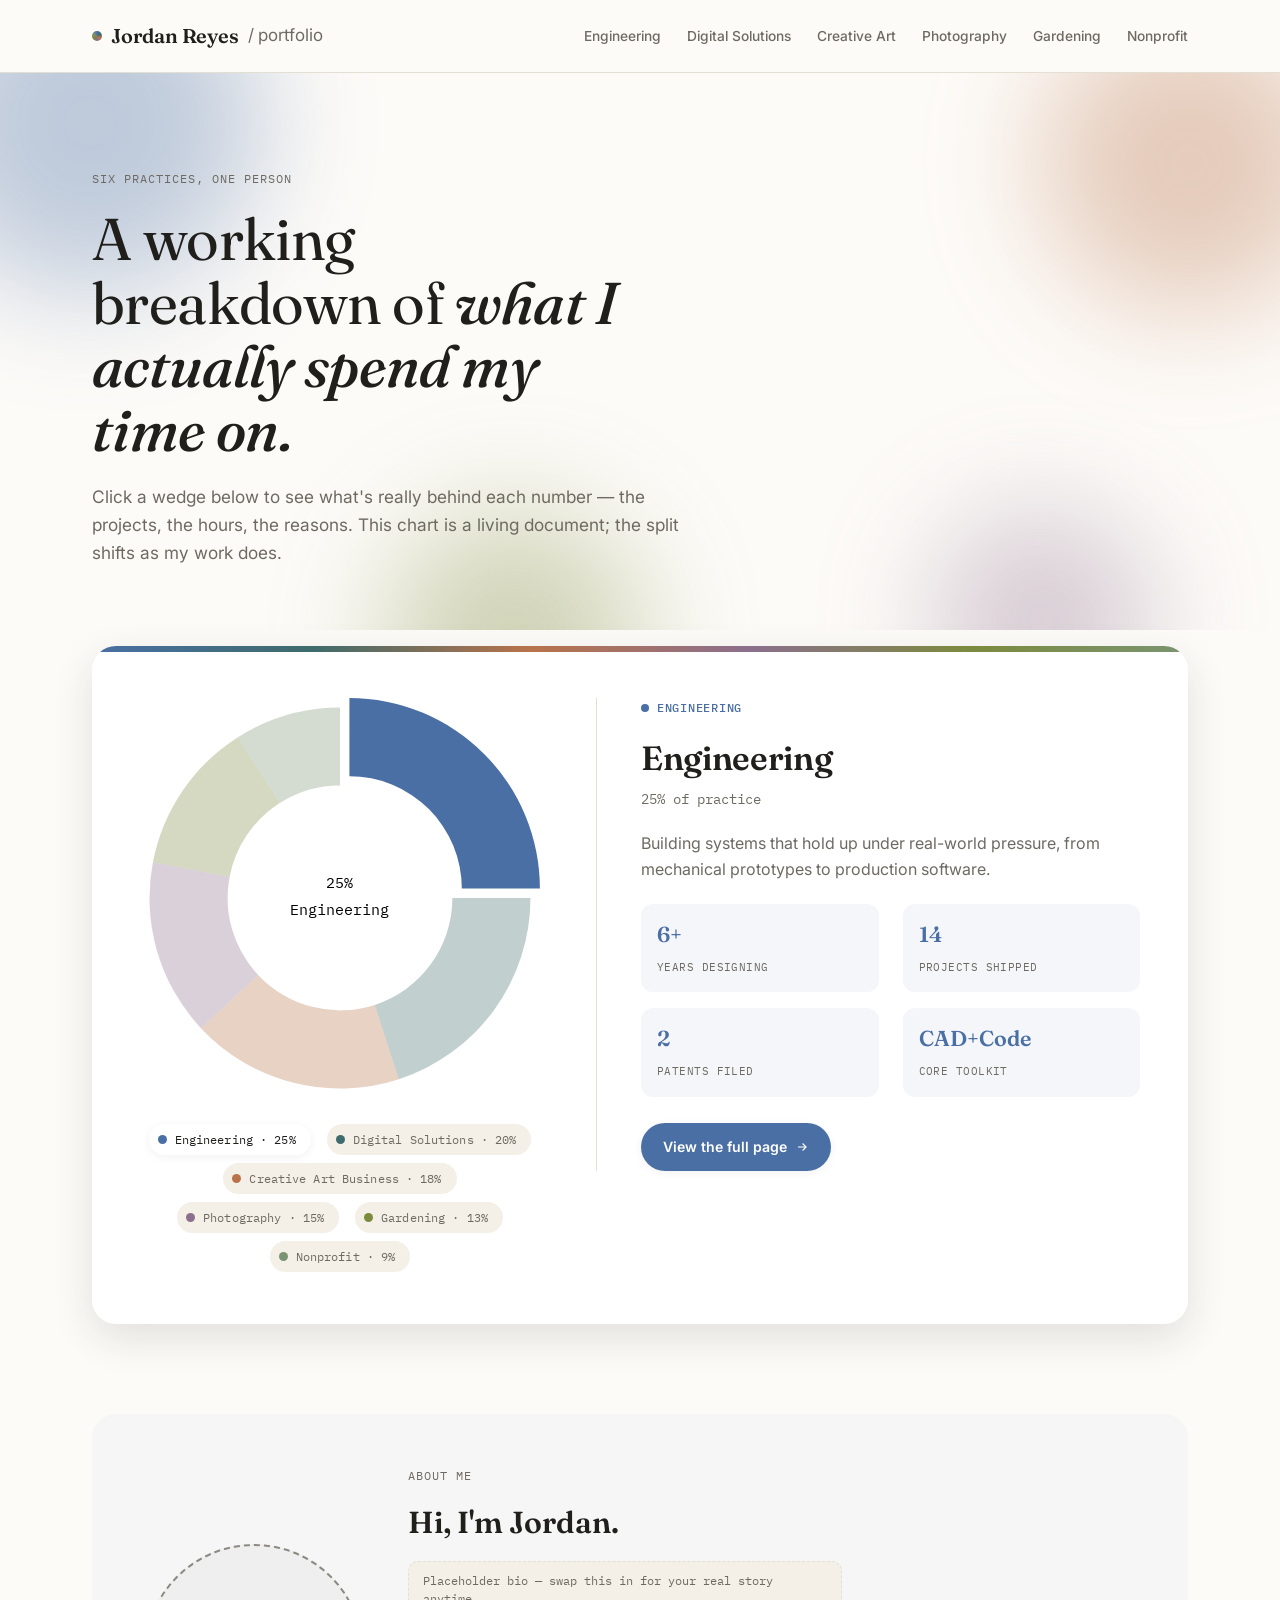
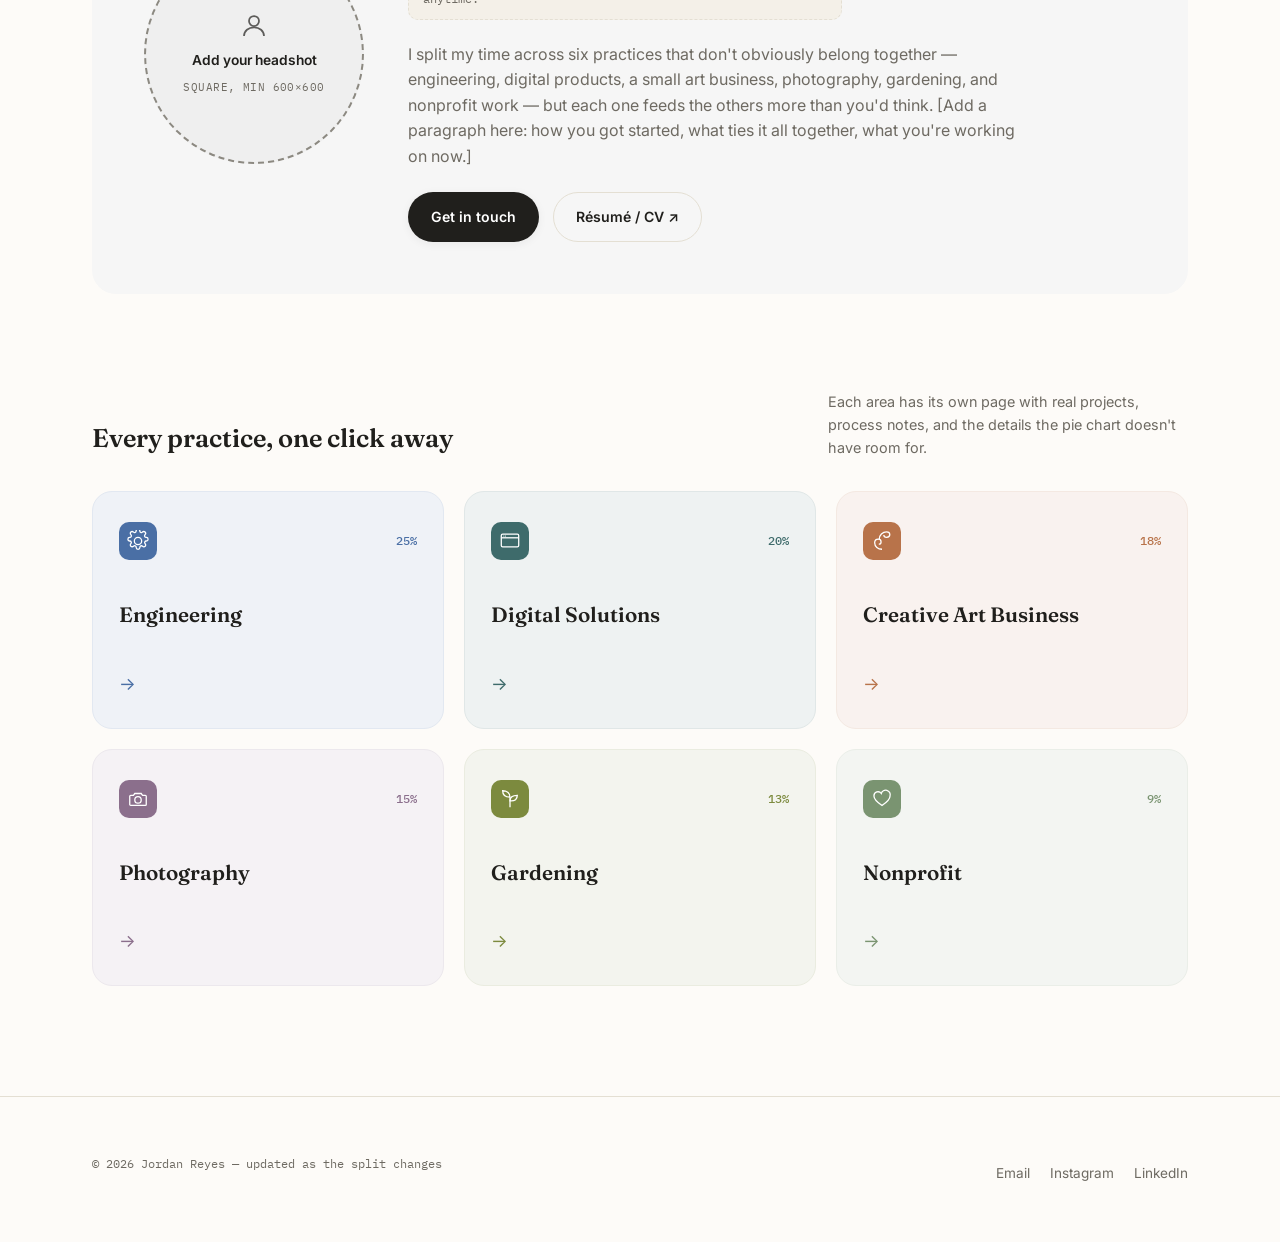
<file: index.html>
<!DOCTYPE html>
<html lang="en">
<head>
<meta charset="UTF-8">
<meta name="viewport" content="width=device-width, initial-scale=1.0">
<title>Jordan Reyes — Portfolio</title>
<meta name="description" content="A portfolio spanning engineering, digital solutions, creative art, photography, gardening, and nonprofit work.">
<link rel="stylesheet" href="styles.css">
</head>
<body>

<nav class="site-nav">
  <div class="wrap">
    <a href="index.html" class="brand"><span class="brand-dot"></span>Jordan Reyes <span>/ portfolio</span></a>
    <button class="nav-toggle" aria-expanded="false">MENU</button>
    <ul class="nav-links">
      <li><a href="engineering.html">Engineering</a></li>
      <li><a href="digital-solutions.html">Digital Solutions</a></li>
      <li><a href="creative-art.html">Creative Art</a></li>
      <li><a href="photography.html">Photography</a></li>
      <li><a href="gardening.html">Gardening</a></li>
      <li><a href="nonprofit.html">Nonprofit</a></li>
    </ul>
  </div>
</nav>

<header class="hero">
  <div class="blob-field">
    <div class="blob blob-1"></div>
    <div class="blob blob-2"></div>
    <div class="blob blob-3"></div>
    <div class="blob blob-4"></div>
  </div>
  <div class="wrap">
    <p class="eyebrow">Six practices, one person</p>
    <h1>A working breakdown of <em>what I actually spend my time on.</em></h1>
    <p class="hero-lede">Click a wedge below to see what's really behind each number — the projects, the hours, the reasons. This chart is a living document; the split shifts as my work does.</p>
  </div>
</header>

<section class="chart-section">
  <div class="wrap">
    <div class="chart-card">
      <div class="chart-grid">
        <div>
          <div class="chart-holder">
            <svg id="pie-svg" viewBox="0 0 420 420" aria-label="Interactive breakdown of practices">
              <text id="center-pct" x="210" y="200" text-anchor="middle" class="chart-center pct"></text>
              <text id="center-lbl" x="210" y="228" text-anchor="middle" class="chart-center lbl"></text>
            </svg>
          </div>
          <div class="legend" id="legend"></div>
        </div>
        <div class="detail-panel" id="detail-panel"></div>
      </div>
    </div>
  </div>
</section>

<section class="bio-section">
  <div class="wrap">
    <div class="bio-card">
      <div class="photo-slot round">
        <svg viewBox="0 0 24 24" fill="none" stroke="currentColor" stroke-width="1.4"><circle cx="12" cy="8" r="4"/><path d="M4 20c0-4 3.6-7 8-7s8 3 8 7"/></svg>
        <span class="ps-label">Add your headshot</span>
        <span class="ps-note">Square, min 600×600</span>
      </div>
      <div class="bio-copy">
        <p class="eyebrow">About me</p>
        <h2>Hi, I'm Jordan.</h2>
        <p class="placeholder-note">Placeholder bio — swap this in for your real story anytime.</p>
        <p>I split my time across six practices that don't obviously belong together — engineering, digital products, a small art business, photography, gardening, and nonprofit work — but each one feeds the others more than you'd think. [Add a paragraph here: how you got started, what ties it all together, what you're working on now.]</p>
        <div class="btn-row">
          <a class="btn btn-primary" href="mailto:hello@example.com">Get in touch</a>
          <a class="btn btn-ghost" href="#">Résumé / CV ↗</a>
        </div>
      </div>
    </div>
  </div>
</section>

<section class="strip">
  <div class="wrap">
    <div class="strip-head">
      <h3>Every practice, one click away</h3>
      <p>Each area has its own page with real projects, process notes, and the details the pie chart doesn't have room for.</p>
    </div>
    <div class="card-row">
      <a class="p-card" href="engineering.html" style="--dot:#4A6FA5">
        <span class="tag">
          <span class="icon"><svg viewBox="0 0 24 24" fill="none" stroke="currentColor" stroke-width="1.4"><path d="M12 8a4 4 0 1 0 0 8 4 4 0 0 0 0-8Z"/><path d="M19.4 13a1.7 1.7 0 0 0 .34 1.87l.06.06a2 2 0 1 1-2.83 2.83l-.06-.06a1.7 1.7 0 0 0-1.87-.34 1.7 1.7 0 0 0-1 1.55V19a2 2 0 1 1-4 0v-.09A1.7 1.7 0 0 0 8.98 17.3a1.7 1.7 0 0 0-1.87.34l-.06.06a2 2 0 1 1-2.83-2.83l.06-.06A1.7 1.7 0 0 0 4.6 13a1.7 1.7 0 0 0-1.55-1H3a2 2 0 1 1 0-4h.09A1.7 1.7 0 0 0 4.6 6.98a1.7 1.7 0 0 0-.34-1.87l-.06-.06a2 2 0 1 1 2.83-2.83l.06.06A1.7 1.7 0 0 0 8.96 2.6a1.7 1.7 0 0 0 1-1.55V1a2 2 0 1 1 4 0v.09a1.7 1.7 0 0 0 1 1.55 1.7 1.7 0 0 0 1.87-.34l.06-.06a2 2 0 1 1 2.83 2.83l-.06.06a1.7 1.7 0 0 0-.34 1.87V7a1.7 1.7 0 0 0 1.55 1H21a2 2 0 1 1 0 4h-.09a1.7 1.7 0 0 0-1.51 1Z"/></svg></span>
          <span class="pct">25%</span>
        </span>
        <h4>Engineering</h4>
        <span class="arrow">→</span>
      </a>
      <a class="p-card" href="digital-solutions.html" style="--dot:#3E6B6B">
        <span class="tag">
          <span class="icon"><svg viewBox="0 0 24 24" fill="none" stroke="currentColor" stroke-width="1.4"><rect x="2.5" y="4.5" width="19" height="14" rx="1.5"/><path d="M2.5 8.5h19"/><circle cx="5.3" cy="6.5" r="0.6" fill="currentColor" stroke="none"/><circle cx="7.1" cy="6.5" r="0.6" fill="currentColor" stroke="none"/></svg></span>
          <span class="pct">20%</span>
        </span>
        <h4>Digital Solutions</h4>
        <span class="arrow">→</span>
      </a>
      <a class="p-card" href="creative-art.html" style="--dot:#B8734A">
        <span class="tag">
          <span class="icon"><svg viewBox="0 0 24 24" fill="none" stroke="currentColor" stroke-width="1.4"><path d="M12 21c-4.4 0-8-2.7-8-7 0-3 2-4 4-4s3 1.3 3 3-1 2.5-2.5 2.5"/><path d="M9 10c0-4.4 3.6-8 8-8 2 0 3.5 1.2 3.5 3S19 8 17 8s-3-1-3-2.5"/></svg></span>
          <span class="pct">18%</span>
        </span>
        <h4>Creative Art Business</h4>
        <span class="arrow">→</span>
      </a>
      <a class="p-card" href="photography.html" style="--dot:#8B6F8C">
        <span class="tag">
          <span class="icon"><svg viewBox="0 0 24 24" fill="none" stroke="currentColor" stroke-width="1.4"><path d="M4 8h3l1.5-2h7L17 8h3a1 1 0 0 1 1 1v9a1 1 0 0 1-1 1H4a1 1 0 0 1-1-1V9a1 1 0 0 1 1-1Z"/><circle cx="12" cy="13" r="3.5"/></svg></span>
          <span class="pct">15%</span>
        </span>
        <h4>Photography</h4>
        <span class="arrow">→</span>
      </a>
      <a class="p-card" href="gardening.html" style="--dot:#7C8A3E">
        <span class="tag">
          <span class="icon"><svg viewBox="0 0 24 24" fill="none" stroke="currentColor" stroke-width="1.4"><path d="M12 21V10"/><path d="M12 10C12 5 8 3 4 3c0 4.5 2.5 7 8 7Z"/><path d="M12 14c0-4 3.5-6 8-6 0 4-2.5 6.5-8 6Z"/></svg></span>
          <span class="pct">13%</span>
        </span>
        <h4>Gardening</h4>
        <span class="arrow">→</span>
      </a>
      <a class="p-card" href="nonprofit.html" style="--dot:#7A9471">
        <span class="tag">
          <span class="icon"><svg viewBox="0 0 24 24" fill="none" stroke="currentColor" stroke-width="1.4"><path d="M20.8 8.6c0 4.4-8.8 10.4-8.8 10.4S3.2 13 3.2 8.6a4.4 4.4 0 0 1 8-2.6 4.4 4.4 0 0 1 9.6 2.6Z"/></svg></span>
          <span class="pct">9%</span>
        </span>
        <h4>Nonprofit</h4>
        <span class="arrow">→</span>
      </a>
    </div>
  </div>
</section>

<footer class="site-footer">
  <div class="wrap">
    <p class="footer-meta">© 2026 Jordan Reyes — updated as the split changes</p>
    <ul class="footer-links">
      <li><a href="mailto:hello@example.com">Email</a></li>
      <li><a href="#">Instagram</a></li>
      <li><a href="#">LinkedIn</a></li>
    </ul>
  </div>
</footer>

<script src="script.js"></script>
</body>
</html>
</file>
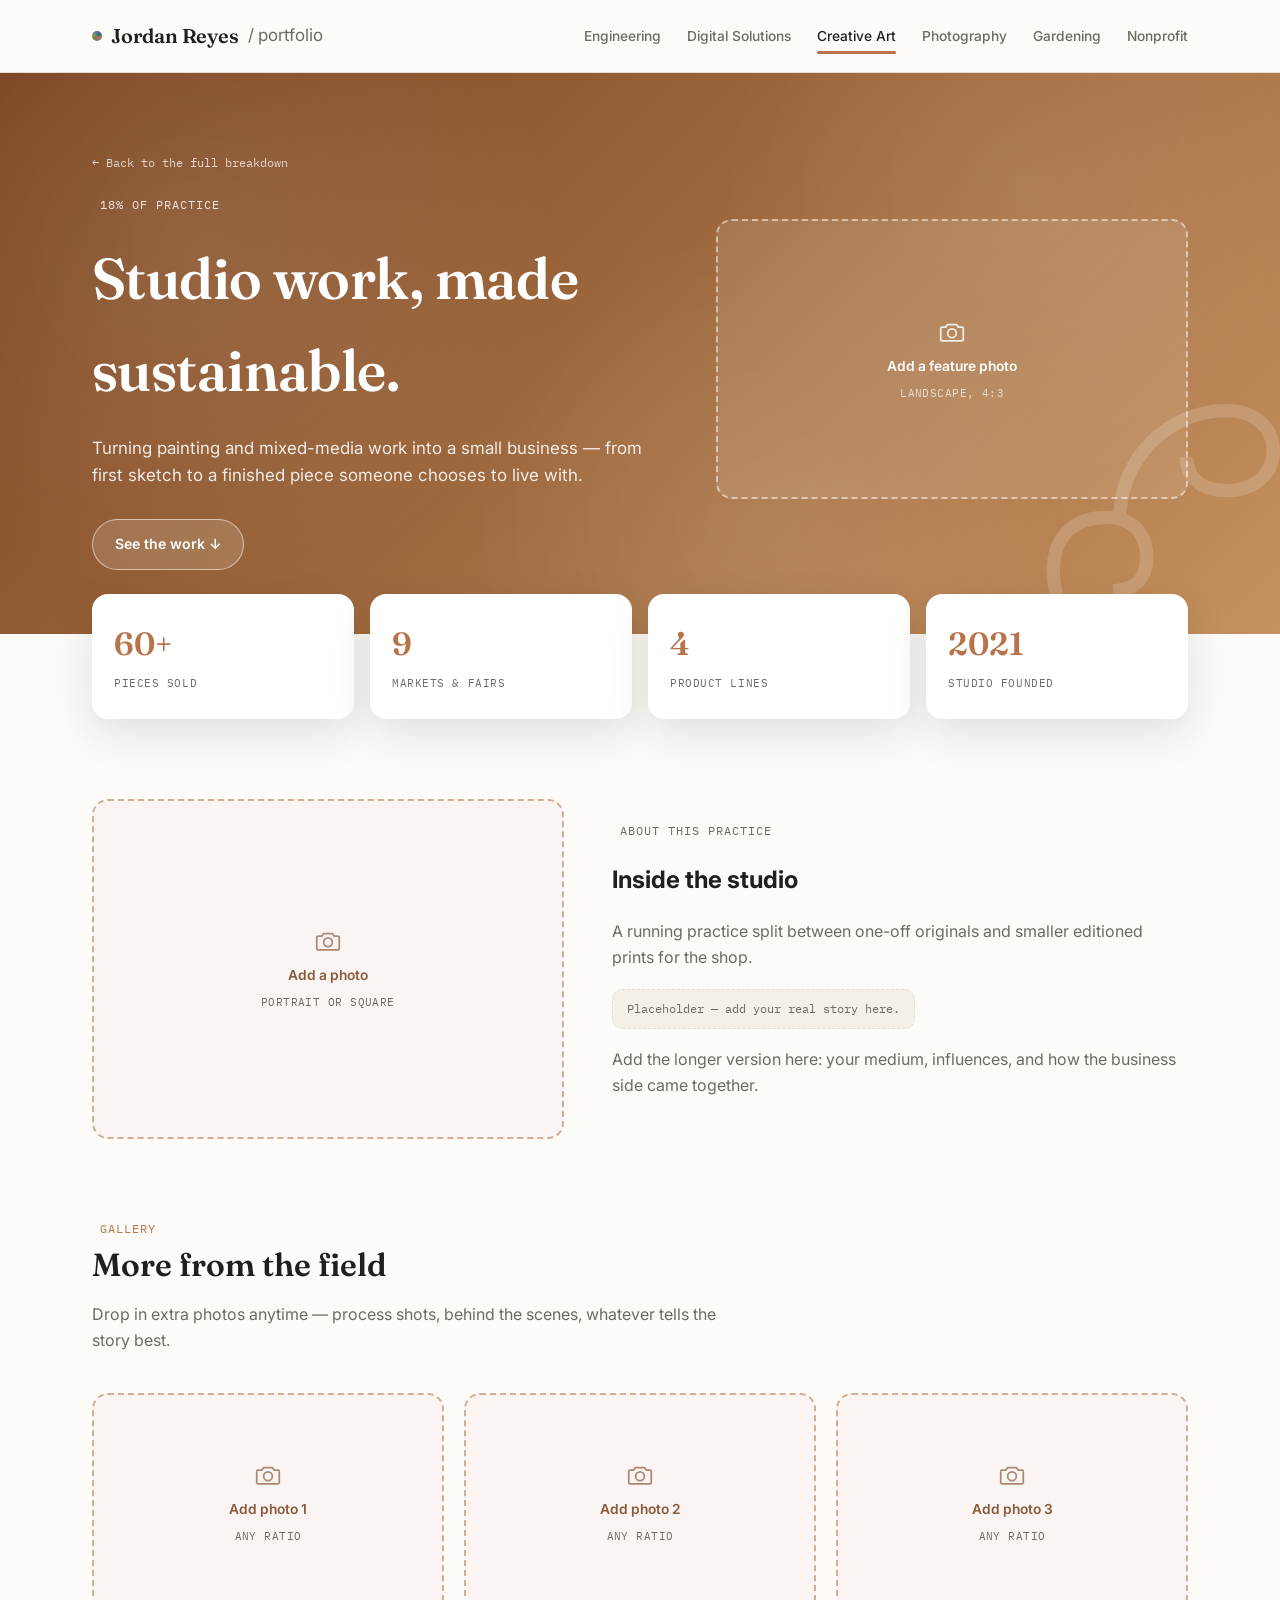
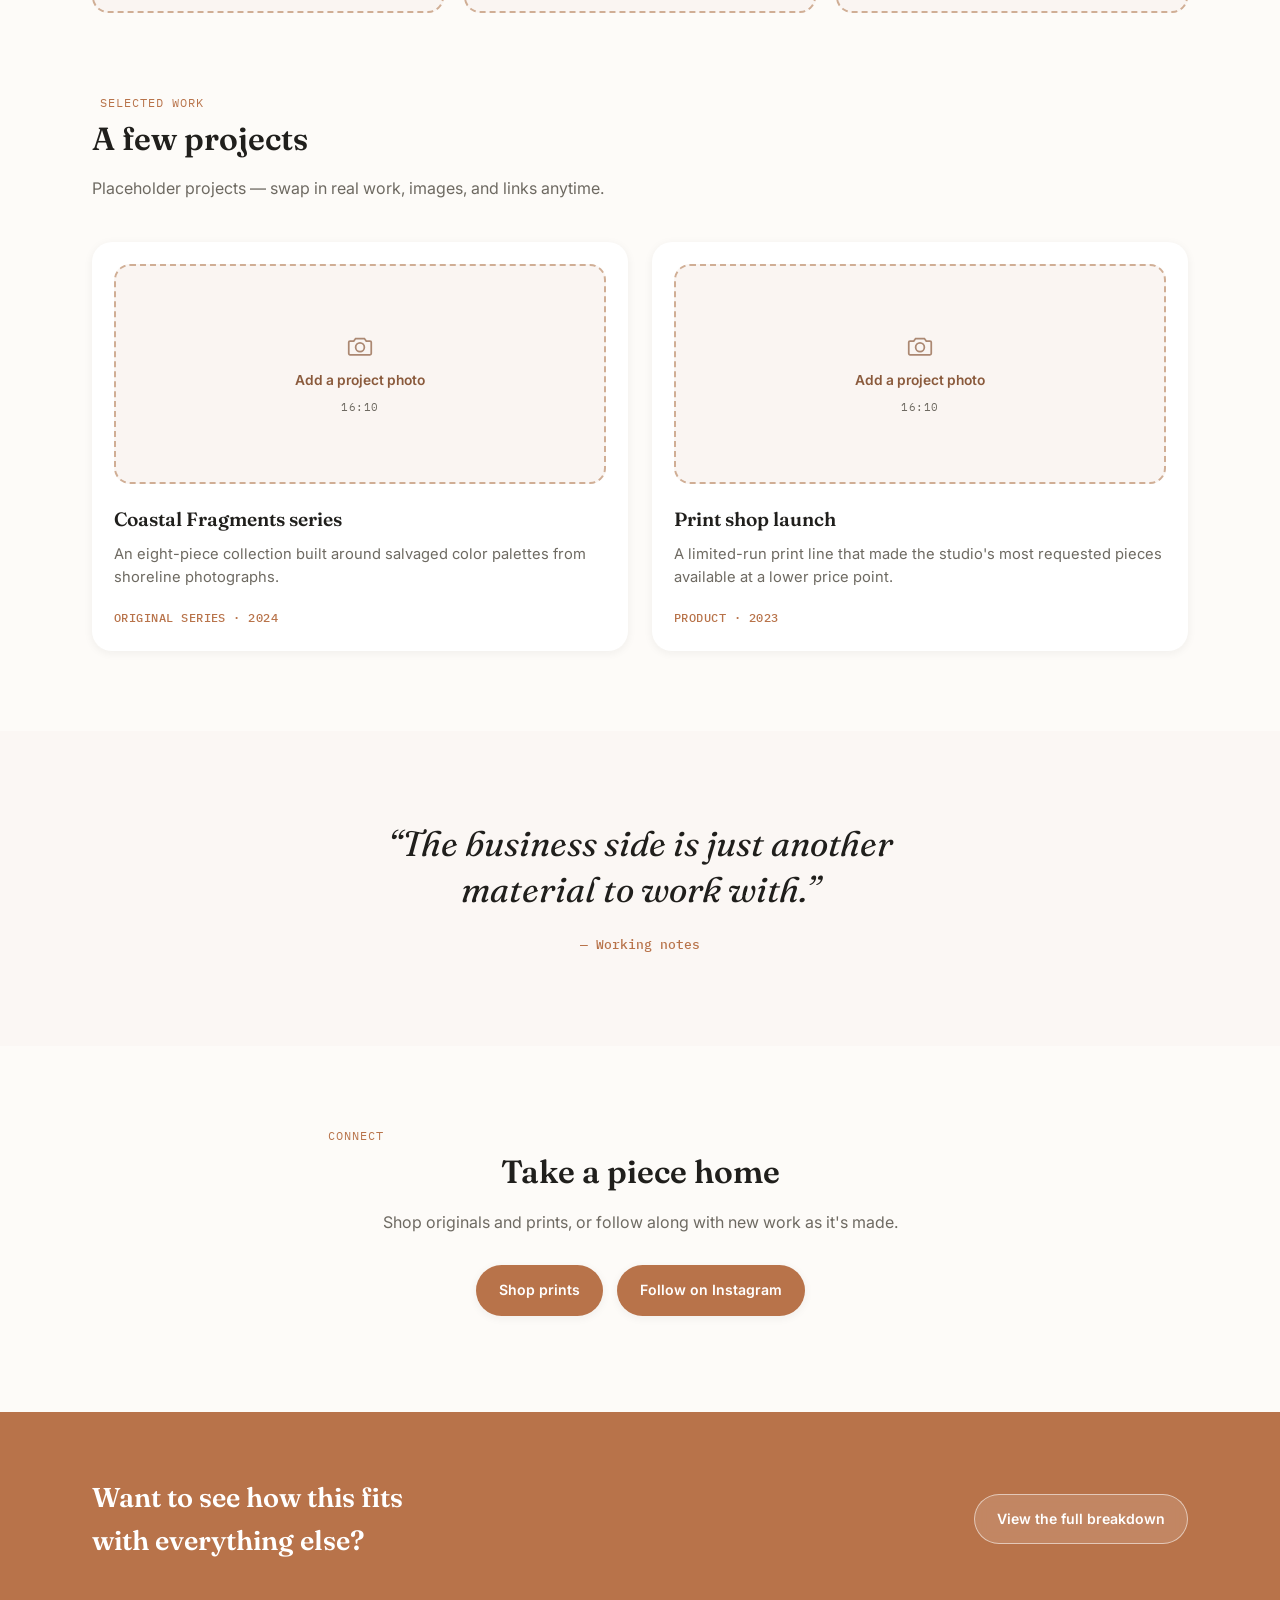
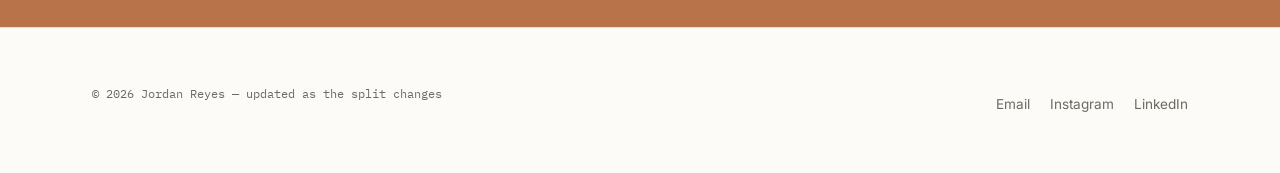
<file: creative-art.html>
<!DOCTYPE html>
<html lang="en">
<head>
<meta charset="UTF-8">
<meta name="viewport" content="width=device-width, initial-scale=1.0">
<title>Creative Art Business — Jordan Reyes</title>
<meta name="description" content="Turning painting and mixed-media work into a small business — from first sketch to a finished piece someone chooses to live with.">
<link rel="stylesheet" href="styles.css">
</head>
<body style="--dot:#B8734A">

<nav class="site-nav">
  <div class="wrap">
    <a href="index.html" class="brand"><span class="brand-dot"></span>Jordan Reyes <span>/ portfolio</span></a>
    <button class="nav-toggle" aria-expanded="false">MENU</button>
    <ul class="nav-links">
      <li><a href="engineering.html">Engineering</a></li>
      <li><a href="digital-solutions.html">Digital Solutions</a></li>
      <li><a href="creative-art.html" class="active">Creative Art</a></li>
      <li><a href="photography.html">Photography</a></li>
      <li><a href="gardening.html">Gardening</a></li>
      <li><a href="nonprofit.html">Nonprofit</a></li>
    </ul>
  </div>
</nav>

<header class="cat-banner banner-creative-art">
  <div class="banner-pattern"></div>
  <div class="watermark"><svg viewBox="0 0 24 24" fill="none" stroke="currentColor" stroke-width="1"><path d="M12 21c-4.4 0-8-2.7-8-7 0-3 2-4 4-4s3 1.3 3 3-1 2.5-2.5 2.5"/><path d="M9 10c0-4.4 3.6-8 8-8 2 0 3.5 1.2 3.5 3S19 8 17 8s-3-1-3-2.5"/></svg></div>
  <div class="wrap">
    <div>
      <a class="back" href="index.html">← Back to the full breakdown</a>
      <p class="eyebrow"><span class="dot"></span>18% of practice</p>
      <h1>Studio work, made sustainable.</h1>
      <p class="lede">Turning painting and mixed-media work into a small business — from first sketch to a finished piece someone chooses to live with.</p>
      <div class="btn-row">
        <a class="btn btn-on-dark" href="#gallery">See the work ↓</a>
      </div>
    </div>
    <div class="photo-slot ">
          <svg viewBox="0 0 24 24" fill="none" stroke="currentColor" stroke-width="1.4"><path d="M4 8h3l1.5-2h7L17 8h3a1 1 0 0 1 1 1v9a1 1 0 0 1-1 1H4a1 1 0 0 1-1-1V9a1 1 0 0 1 1-1Z"/><circle cx="12" cy="13" r="3.5"/></svg>
          <span class="ps-label">Add a feature photo</span>
          <span class="ps-note">Landscape, 4:3</span>
        </div>
  </div>
</header>

<div class="wrap">
  <div class="stat-row">
    <div class="stat-cell"><span class="num">60+</span><span class="lbl">Pieces sold</span></div>
    <div class="stat-cell"><span class="num">9</span><span class="lbl">Markets & fairs</span></div>
    <div class="stat-cell"><span class="num">4</span><span class="lbl">Product lines</span></div>
    <div class="stat-cell"><span class="num">2021</span><span class="lbl">Studio founded</span></div>
  </div>
</div>

<section class="section">
  <div class="wrap">
    <div class="about-grid">
      <div class="photo-slot tall">
          <svg viewBox="0 0 24 24" fill="none" stroke="currentColor" stroke-width="1.4"><path d="M4 8h3l1.5-2h7L17 8h3a1 1 0 0 1 1 1v9a1 1 0 0 1-1 1H4a1 1 0 0 1-1-1V9a1 1 0 0 1 1-1Z"/><circle cx="12" cy="13" r="3.5"/></svg>
          <span class="ps-label">Add a photo</span>
          <span class="ps-note">Portrait or square</span>
        </div>
      <div>
        <p class="eyebrow"><span class="dot"></span>About this practice</p>
        <h2>Inside the studio</h2>
        <p>A running practice split between one-off originals and smaller editioned prints for the shop.</p>
        <p class="placeholder-note">Placeholder — add your real story here.</p>
        <p>Add the longer version here: your medium, influences, and how the business side came together.</p>
      </div>
    </div>
  </div>
</section>

<section class="section" id="gallery" style="padding-top:0">
  <div class="wrap">
    <div class="section-head">
      <p class="eyebrow"><span class="dot"></span>Gallery</p>
      <h2>More from the field</h2>
      <p>Drop in extra photos anytime — process shots, behind the scenes, whatever tells the story best.</p>
    </div>
    <div class="gallery-grid">
      <div class="photo-slot ">
          <svg viewBox="0 0 24 24" fill="none" stroke="currentColor" stroke-width="1.4"><path d="M4 8h3l1.5-2h7L17 8h3a1 1 0 0 1 1 1v9a1 1 0 0 1-1 1H4a1 1 0 0 1-1-1V9a1 1 0 0 1 1-1Z"/><circle cx="12" cy="13" r="3.5"/></svg>
          <span class="ps-label">Add photo 1</span>
          <span class="ps-note">Any ratio</span>
        </div>
      <div class="photo-slot ">
          <svg viewBox="0 0 24 24" fill="none" stroke="currentColor" stroke-width="1.4"><path d="M4 8h3l1.5-2h7L17 8h3a1 1 0 0 1 1 1v9a1 1 0 0 1-1 1H4a1 1 0 0 1-1-1V9a1 1 0 0 1 1-1Z"/><circle cx="12" cy="13" r="3.5"/></svg>
          <span class="ps-label">Add photo 2</span>
          <span class="ps-note">Any ratio</span>
        </div>
      <div class="photo-slot ">
          <svg viewBox="0 0 24 24" fill="none" stroke="currentColor" stroke-width="1.4"><path d="M4 8h3l1.5-2h7L17 8h3a1 1 0 0 1 1 1v9a1 1 0 0 1-1 1H4a1 1 0 0 1-1-1V9a1 1 0 0 1 1-1Z"/><circle cx="12" cy="13" r="3.5"/></svg>
          <span class="ps-label">Add photo 3</span>
          <span class="ps-note">Any ratio</span>
        </div>
    </div>
  </div>
</section>

<section class="section" style="padding-top:0">
  <div class="wrap">
    <div class="section-head">
      <p class="eyebrow"><span class="dot"></span>Selected work</p>
      <h2>A few projects</h2>
      <p>Placeholder projects — swap in real work, images, and links anytime.</p>
    </div>
    <div class="project-grid">
      <div class="project">
        <div class="photo-slot ">
          <svg viewBox="0 0 24 24" fill="none" stroke="currentColor" stroke-width="1.4"><path d="M4 8h3l1.5-2h7L17 8h3a1 1 0 0 1 1 1v9a1 1 0 0 1-1 1H4a1 1 0 0 1-1-1V9a1 1 0 0 1 1-1Z"/><circle cx="12" cy="13" r="3.5"/></svg>
          <span class="ps-label">Add a project photo</span>
          <span class="ps-note">16:10</span>
        </div>
        <h3>Coastal Fragments series</h3>
        <p>An eight-piece collection built around salvaged color palettes from shoreline photographs.</p>
        <span class="meta">Original series · 2024</span>
      </div>
      <div class="project">
        <div class="photo-slot ">
          <svg viewBox="0 0 24 24" fill="none" stroke="currentColor" stroke-width="1.4"><path d="M4 8h3l1.5-2h7L17 8h3a1 1 0 0 1 1 1v9a1 1 0 0 1-1 1H4a1 1 0 0 1-1-1V9a1 1 0 0 1 1-1Z"/><circle cx="12" cy="13" r="3.5"/></svg>
          <span class="ps-label">Add a project photo</span>
          <span class="ps-note">16:10</span>
        </div>
        <h3>Print shop launch</h3>
        <p>A limited-run print line that made the studio's most requested pieces available at a lower price point.</p>
        <span class="meta">Product · 2023</span>
      </div>
    </div>
  </div>
</section>

<section class="pull-quote">
  <div class="wrap">
    <blockquote>“The business side is just another material to work with.”</blockquote>
    <cite>— Working notes</cite>
  </div>
</section>

<section class="connect-section">
  <div class="wrap">
    <div class="section-head">
      <p class="eyebrow"><span class="dot"></span>Connect</p>
      <h2>Take a piece home</h2>
      <p>Shop originals and prints, or follow along with new work as it's made.</p>
    </div>
    <div class="btn-row">
      <a class="btn btn-primary" href="#">Shop prints</a>
      <a class="btn btn-primary" href="#">Follow on Instagram</a>
    </div>
  </div>
</section>

<section class="cta-band" style="background:#B8734A">
  <div class="wrap">
    <h3>Want to see how this fits with everything else?</h3>
    <a class="btn btn-on-dark" href="index.html">View the full breakdown</a>
  </div>
</section>

<footer class="site-footer">
  <div class="wrap">
    <p class="footer-meta">© 2026 Jordan Reyes — updated as the split changes</p>
    <ul class="footer-links">
      <li><a href="mailto:hello@example.com">Email</a></li>
      <li><a href="#">Instagram</a></li>
      <li><a href="#">LinkedIn</a></li>
    </ul>
  </div>
</footer>

<script src="script.js"></script>
</body>
</html>
</file>
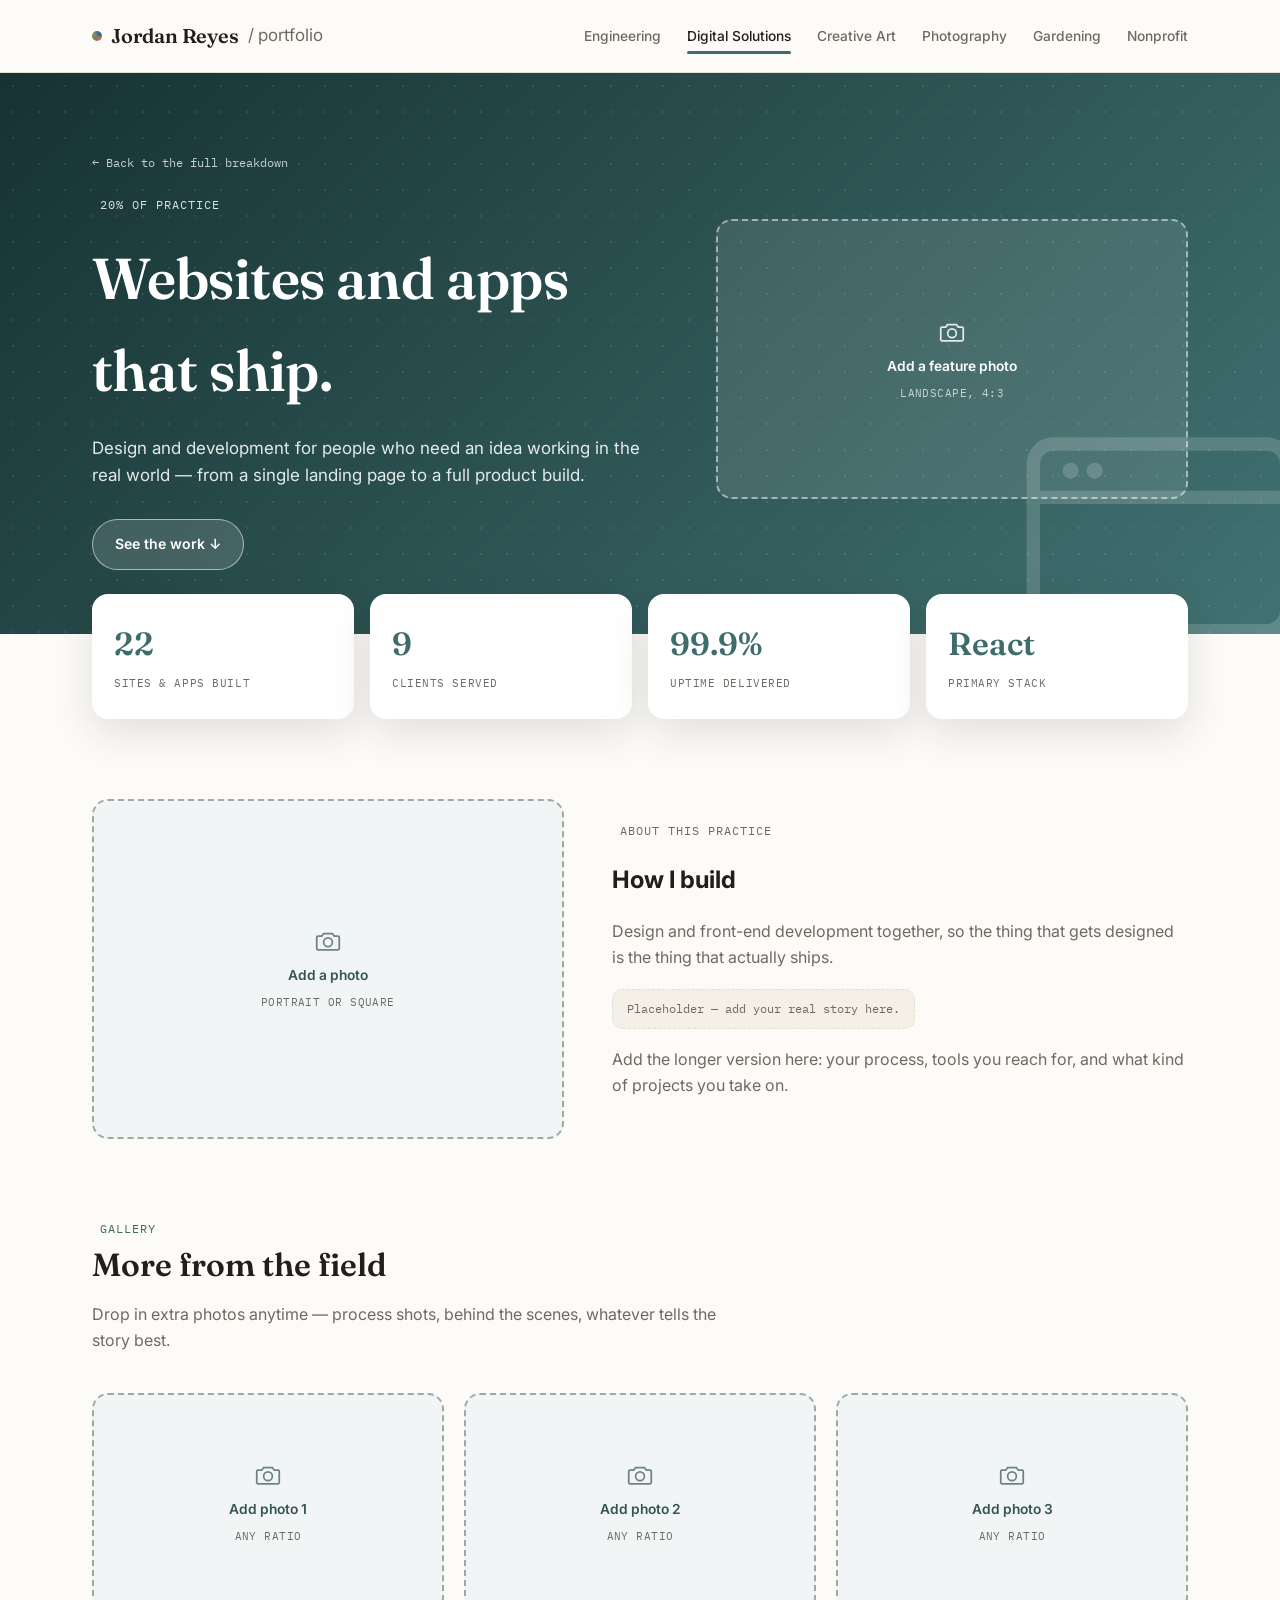
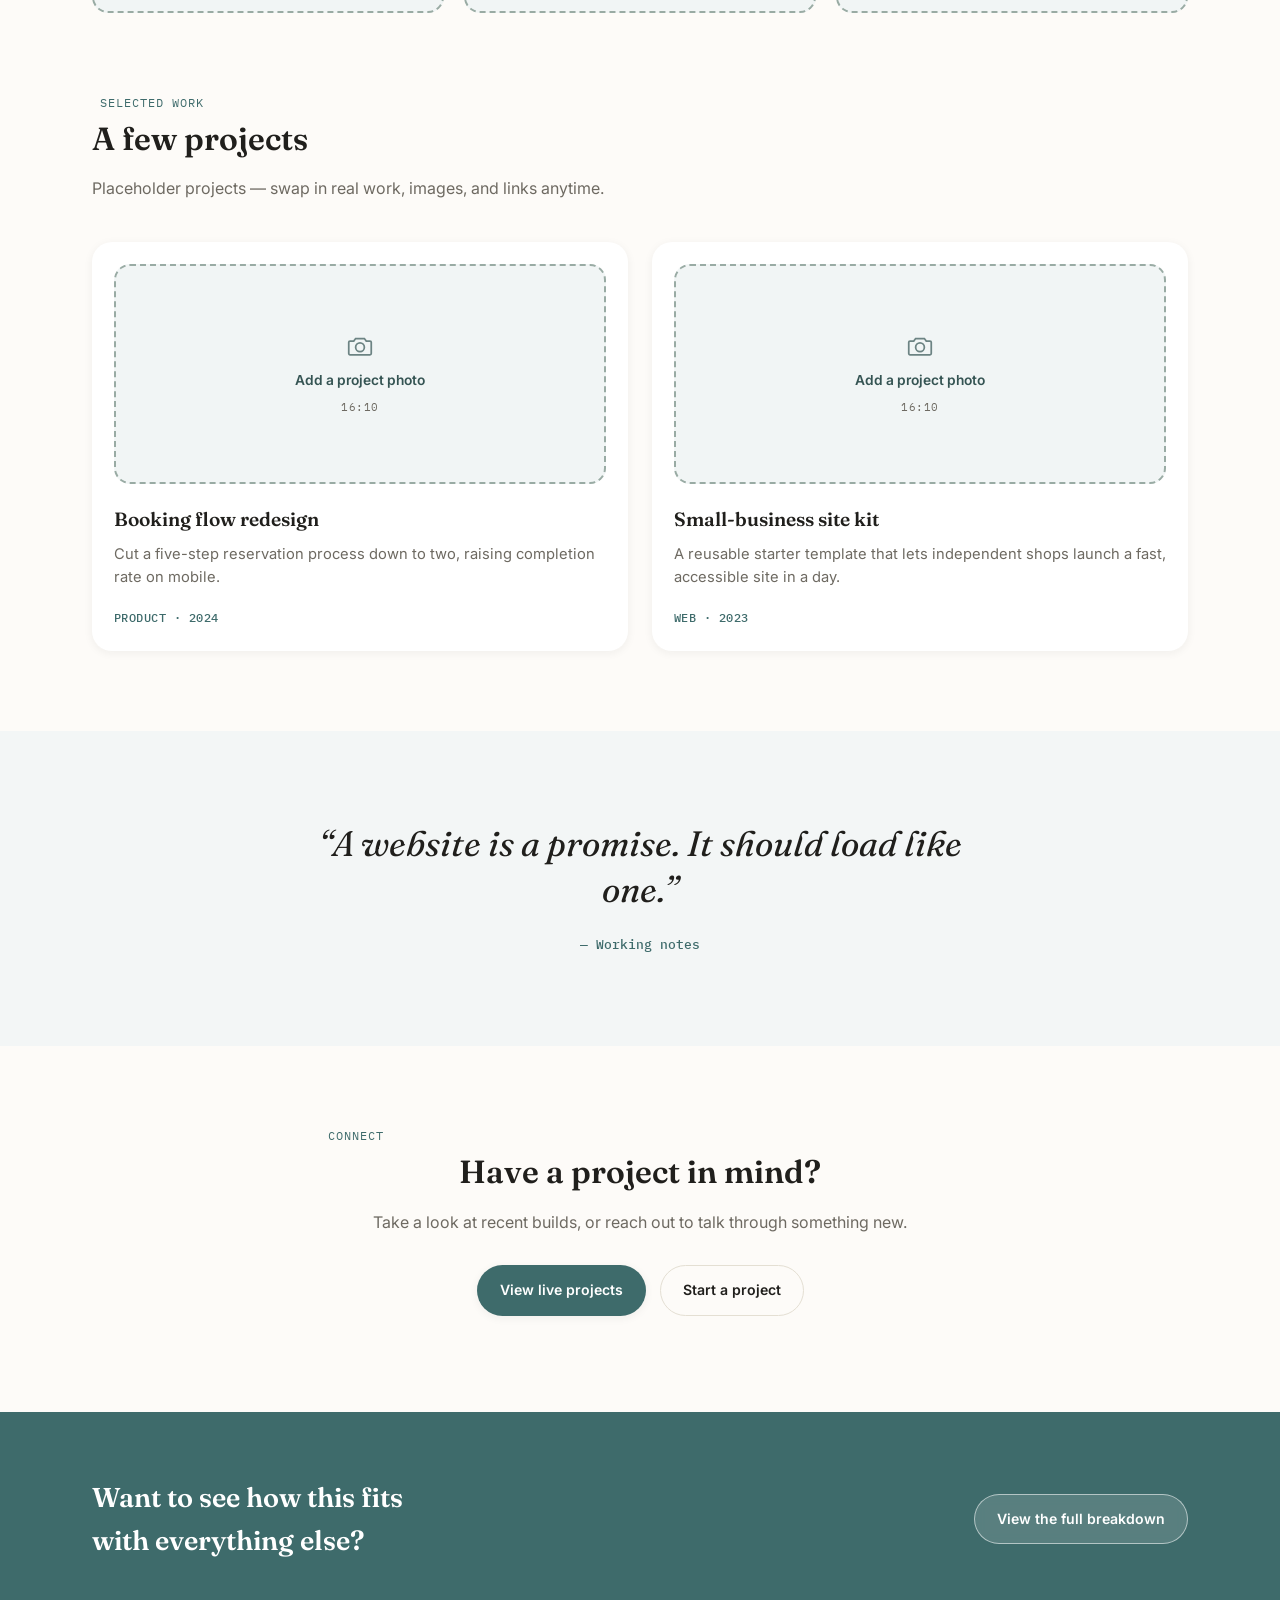
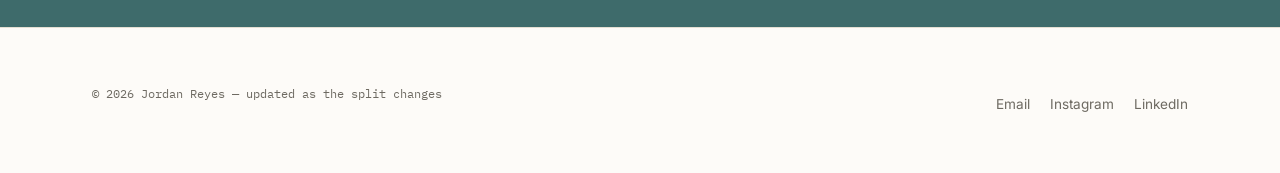
<file: digital-solutions.html>
<!DOCTYPE html>
<html lang="en">
<head>
<meta charset="UTF-8">
<meta name="viewport" content="width=device-width, initial-scale=1.0">
<title>Digital Solutions — Jordan Reyes</title>
<meta name="description" content="Design and development for people who need an idea working in the real world — from a single landing page to a full product build.">
<link rel="stylesheet" href="styles.css">
</head>
<body style="--dot:#3E6B6B">

<nav class="site-nav">
  <div class="wrap">
    <a href="index.html" class="brand"><span class="brand-dot"></span>Jordan Reyes <span>/ portfolio</span></a>
    <button class="nav-toggle" aria-expanded="false">MENU</button>
    <ul class="nav-links">
      <li><a href="engineering.html">Engineering</a></li>
      <li><a href="digital-solutions.html" class="active">Digital Solutions</a></li>
      <li><a href="creative-art.html">Creative Art</a></li>
      <li><a href="photography.html">Photography</a></li>
      <li><a href="gardening.html">Gardening</a></li>
      <li><a href="nonprofit.html">Nonprofit</a></li>
    </ul>
  </div>
</nav>

<header class="cat-banner banner-digital-solutions">
  <div class="banner-pattern"></div>
  <div class="watermark"><svg viewBox="0 0 24 24" fill="none" stroke="currentColor" stroke-width="1"><rect x="2.5" y="4.5" width="19" height="14" rx="1.5"/><path d="M2.5 8.5h19"/><circle cx="5.3" cy="6.5" r="0.6" fill="currentColor" stroke="none"/><circle cx="7.1" cy="6.5" r="0.6" fill="currentColor" stroke="none"/></svg></div>
  <div class="wrap">
    <div>
      <a class="back" href="index.html">← Back to the full breakdown</a>
      <p class="eyebrow"><span class="dot"></span>20% of practice</p>
      <h1>Websites and apps that ship.</h1>
      <p class="lede">Design and development for people who need an idea working in the real world — from a single landing page to a full product build.</p>
      <div class="btn-row">
        <a class="btn btn-on-dark" href="#gallery">See the work ↓</a>
      </div>
    </div>
    <div class="photo-slot ">
          <svg viewBox="0 0 24 24" fill="none" stroke="currentColor" stroke-width="1.4"><path d="M4 8h3l1.5-2h7L17 8h3a1 1 0 0 1 1 1v9a1 1 0 0 1-1 1H4a1 1 0 0 1-1-1V9a1 1 0 0 1 1-1Z"/><circle cx="12" cy="13" r="3.5"/></svg>
          <span class="ps-label">Add a feature photo</span>
          <span class="ps-note">Landscape, 4:3</span>
        </div>
  </div>
</header>

<div class="wrap">
  <div class="stat-row">
    <div class="stat-cell"><span class="num">22</span><span class="lbl">Sites & apps built</span></div>
    <div class="stat-cell"><span class="num">9</span><span class="lbl">Clients served</span></div>
    <div class="stat-cell"><span class="num">99.9%</span><span class="lbl">Uptime delivered</span></div>
    <div class="stat-cell"><span class="num">React</span><span class="lbl">Primary stack</span></div>
  </div>
</div>

<section class="section">
  <div class="wrap">
    <div class="about-grid">
      <div class="photo-slot tall">
          <svg viewBox="0 0 24 24" fill="none" stroke="currentColor" stroke-width="1.4"><path d="M4 8h3l1.5-2h7L17 8h3a1 1 0 0 1 1 1v9a1 1 0 0 1-1 1H4a1 1 0 0 1-1-1V9a1 1 0 0 1 1-1Z"/><circle cx="12" cy="13" r="3.5"/></svg>
          <span class="ps-label">Add a photo</span>
          <span class="ps-note">Portrait or square</span>
        </div>
      <div>
        <p class="eyebrow"><span class="dot"></span>About this practice</p>
        <h2>How I build</h2>
        <p>Design and front-end development together, so the thing that gets designed is the thing that actually ships.</p>
        <p class="placeholder-note">Placeholder — add your real story here.</p>
        <p>Add the longer version here: your process, tools you reach for, and what kind of projects you take on.</p>
      </div>
    </div>
  </div>
</section>

<section class="section" id="gallery" style="padding-top:0">
  <div class="wrap">
    <div class="section-head">
      <p class="eyebrow"><span class="dot"></span>Gallery</p>
      <h2>More from the field</h2>
      <p>Drop in extra photos anytime — process shots, behind the scenes, whatever tells the story best.</p>
    </div>
    <div class="gallery-grid">
      <div class="photo-slot ">
          <svg viewBox="0 0 24 24" fill="none" stroke="currentColor" stroke-width="1.4"><path d="M4 8h3l1.5-2h7L17 8h3a1 1 0 0 1 1 1v9a1 1 0 0 1-1 1H4a1 1 0 0 1-1-1V9a1 1 0 0 1 1-1Z"/><circle cx="12" cy="13" r="3.5"/></svg>
          <span class="ps-label">Add photo 1</span>
          <span class="ps-note">Any ratio</span>
        </div>
      <div class="photo-slot ">
          <svg viewBox="0 0 24 24" fill="none" stroke="currentColor" stroke-width="1.4"><path d="M4 8h3l1.5-2h7L17 8h3a1 1 0 0 1 1 1v9a1 1 0 0 1-1 1H4a1 1 0 0 1-1-1V9a1 1 0 0 1 1-1Z"/><circle cx="12" cy="13" r="3.5"/></svg>
          <span class="ps-label">Add photo 2</span>
          <span class="ps-note">Any ratio</span>
        </div>
      <div class="photo-slot ">
          <svg viewBox="0 0 24 24" fill="none" stroke="currentColor" stroke-width="1.4"><path d="M4 8h3l1.5-2h7L17 8h3a1 1 0 0 1 1 1v9a1 1 0 0 1-1 1H4a1 1 0 0 1-1-1V9a1 1 0 0 1 1-1Z"/><circle cx="12" cy="13" r="3.5"/></svg>
          <span class="ps-label">Add photo 3</span>
          <span class="ps-note">Any ratio</span>
        </div>
    </div>
  </div>
</section>

<section class="section" style="padding-top:0">
  <div class="wrap">
    <div class="section-head">
      <p class="eyebrow"><span class="dot"></span>Selected work</p>
      <h2>A few projects</h2>
      <p>Placeholder projects — swap in real work, images, and links anytime.</p>
    </div>
    <div class="project-grid">
      <div class="project">
        <div class="photo-slot ">
          <svg viewBox="0 0 24 24" fill="none" stroke="currentColor" stroke-width="1.4"><path d="M4 8h3l1.5-2h7L17 8h3a1 1 0 0 1 1 1v9a1 1 0 0 1-1 1H4a1 1 0 0 1-1-1V9a1 1 0 0 1 1-1Z"/><circle cx="12" cy="13" r="3.5"/></svg>
          <span class="ps-label">Add a project photo</span>
          <span class="ps-note">16:10</span>
        </div>
        <h3>Booking flow redesign</h3>
        <p>Cut a five-step reservation process down to two, raising completion rate on mobile.</p>
        <span class="meta">Product · 2024</span>
      </div>
      <div class="project">
        <div class="photo-slot ">
          <svg viewBox="0 0 24 24" fill="none" stroke="currentColor" stroke-width="1.4"><path d="M4 8h3l1.5-2h7L17 8h3a1 1 0 0 1 1 1v9a1 1 0 0 1-1 1H4a1 1 0 0 1-1-1V9a1 1 0 0 1 1-1Z"/><circle cx="12" cy="13" r="3.5"/></svg>
          <span class="ps-label">Add a project photo</span>
          <span class="ps-note">16:10</span>
        </div>
        <h3>Small-business site kit</h3>
        <p>A reusable starter template that lets independent shops launch a fast, accessible site in a day.</p>
        <span class="meta">Web · 2023</span>
      </div>
    </div>
  </div>
</section>

<section class="pull-quote">
  <div class="wrap">
    <blockquote>“A website is a promise. It should load like one.”</blockquote>
    <cite>— Working notes</cite>
  </div>
</section>

<section class="connect-section">
  <div class="wrap">
    <div class="section-head">
      <p class="eyebrow"><span class="dot"></span>Connect</p>
      <h2>Have a project in mind?</h2>
      <p>Take a look at recent builds, or reach out to talk through something new.</p>
    </div>
    <div class="btn-row">
      <a class="btn btn-primary" href="#">View live projects</a>
      <a class="btn btn-ghost" href="mailto:hello@example.com">Start a project</a>
    </div>
  </div>
</section>

<section class="cta-band" style="background:#3E6B6B">
  <div class="wrap">
    <h3>Want to see how this fits with everything else?</h3>
    <a class="btn btn-on-dark" href="index.html">View the full breakdown</a>
  </div>
</section>

<footer class="site-footer">
  <div class="wrap">
    <p class="footer-meta">© 2026 Jordan Reyes — updated as the split changes</p>
    <ul class="footer-links">
      <li><a href="mailto:hello@example.com">Email</a></li>
      <li><a href="#">Instagram</a></li>
      <li><a href="#">LinkedIn</a></li>
    </ul>
  </div>
</footer>

<script src="script.js"></script>
</body>
</html>
</file>
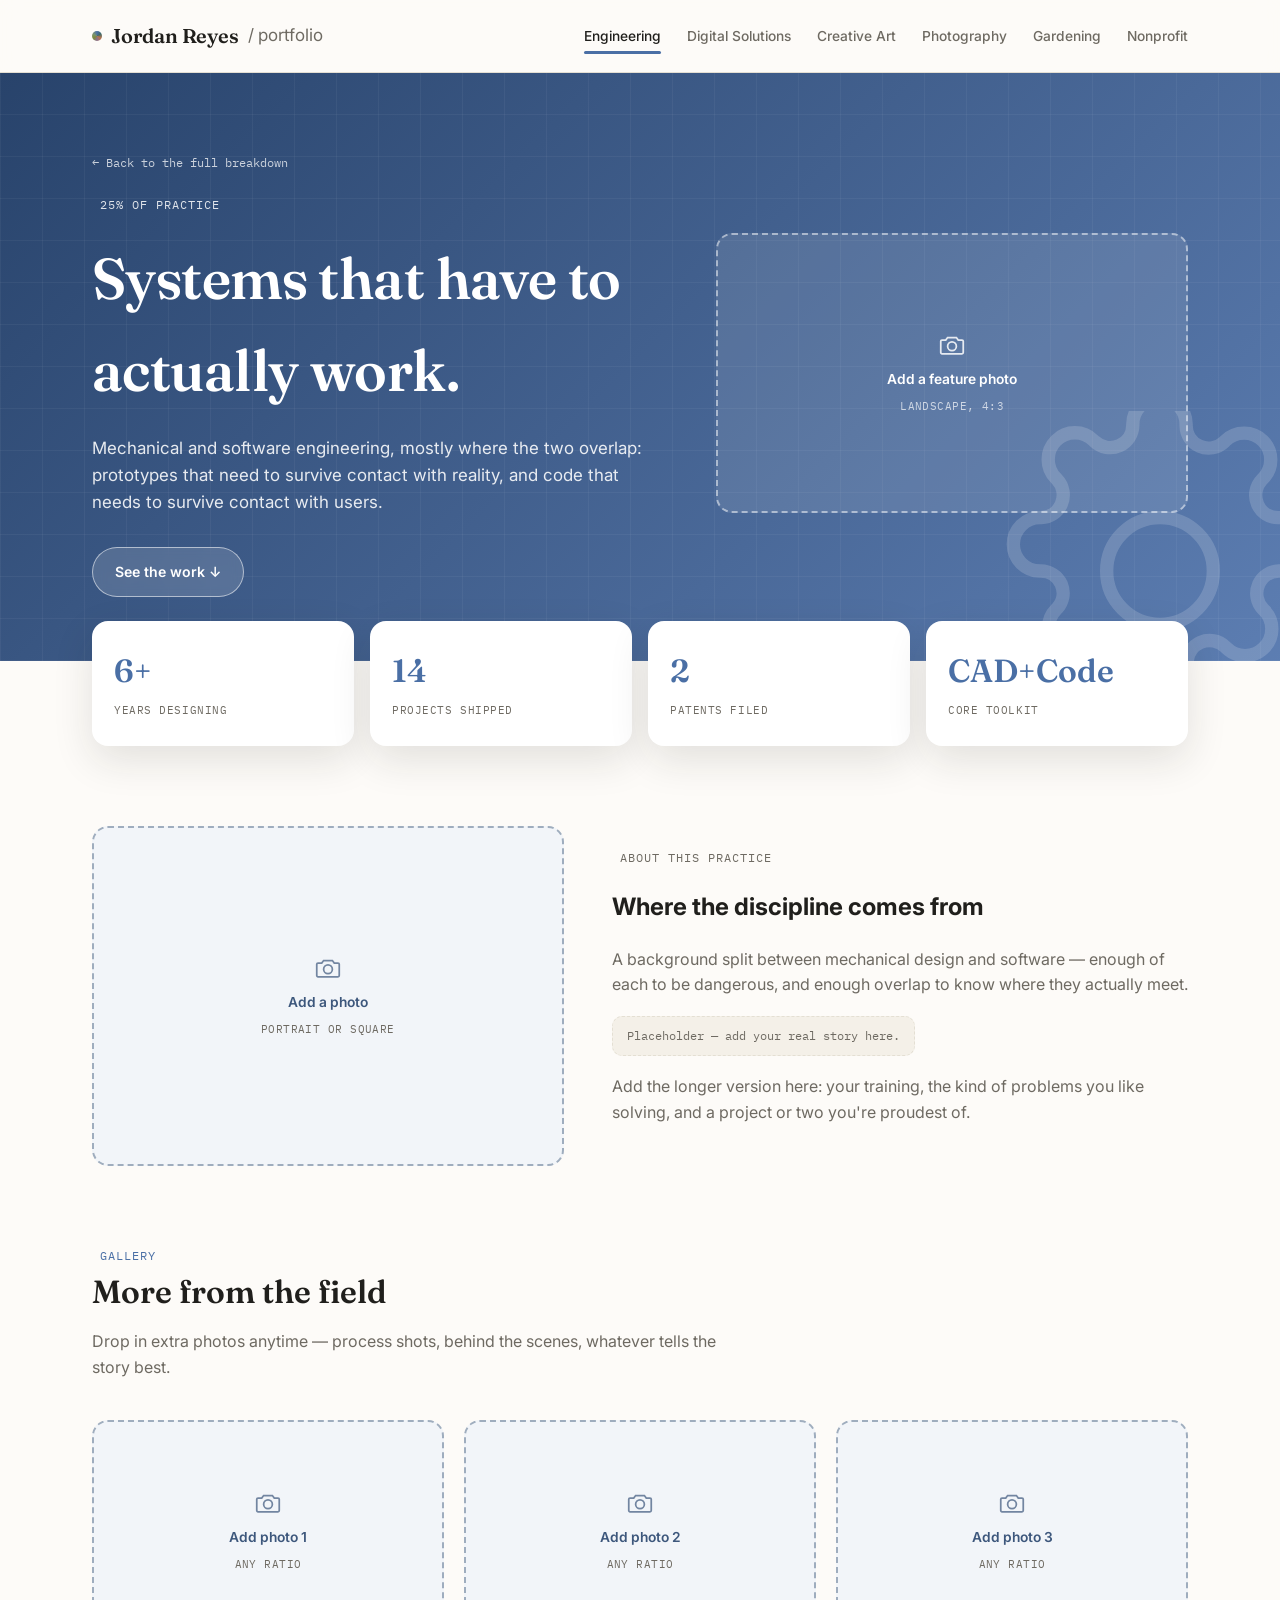
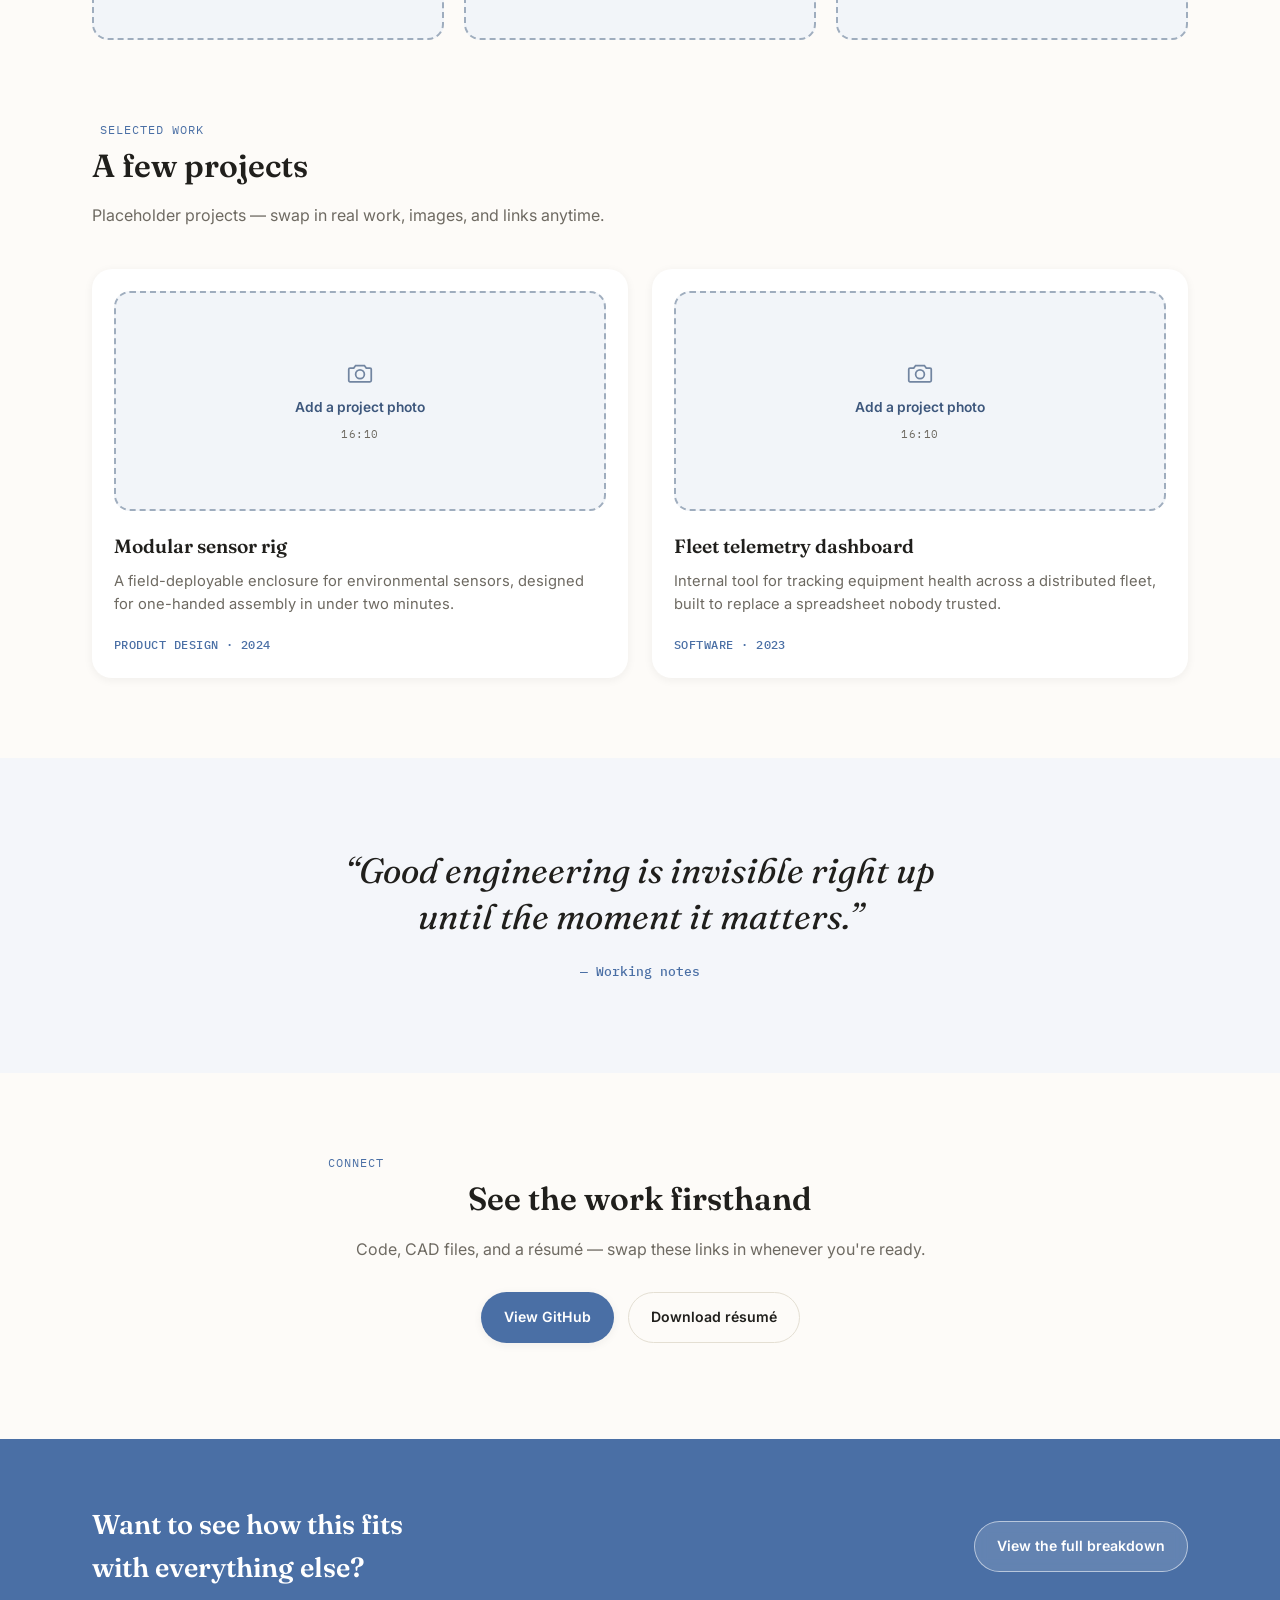
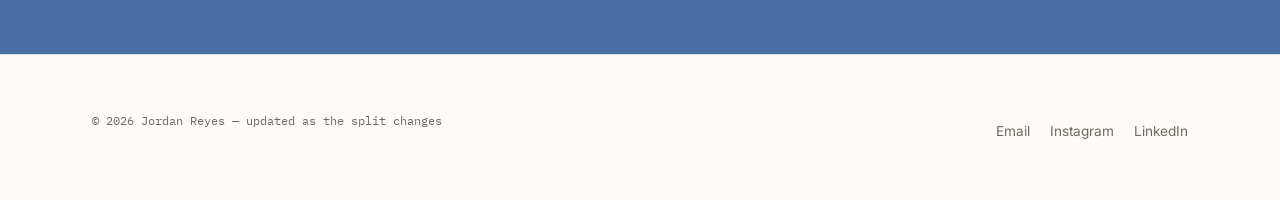
<file: engineering.html>
<!DOCTYPE html>
<html lang="en">
<head>
<meta charset="UTF-8">
<meta name="viewport" content="width=device-width, initial-scale=1.0">
<title>Engineering — Jordan Reyes</title>
<meta name="description" content="Mechanical and software engineering, mostly where the two overlap: prototypes that need to survive contact with reality, and code that needs to survive contact with users.">
<link rel="stylesheet" href="styles.css">
</head>
<body style="--dot:#4A6FA5">

<nav class="site-nav">
  <div class="wrap">
    <a href="index.html" class="brand"><span class="brand-dot"></span>Jordan Reyes <span>/ portfolio</span></a>
    <button class="nav-toggle" aria-expanded="false">MENU</button>
    <ul class="nav-links">
      <li><a href="engineering.html" class="active">Engineering</a></li>
      <li><a href="digital-solutions.html">Digital Solutions</a></li>
      <li><a href="creative-art.html">Creative Art</a></li>
      <li><a href="photography.html">Photography</a></li>
      <li><a href="gardening.html">Gardening</a></li>
      <li><a href="nonprofit.html">Nonprofit</a></li>
    </ul>
  </div>
</nav>

<header class="cat-banner banner-engineering">
  <div class="banner-pattern"></div>
  <div class="watermark"><svg viewBox="0 0 24 24" fill="none" stroke="currentColor" stroke-width="1"><path d="M12 8a4 4 0 1 0 0 8 4 4 0 0 0 0-8Z"/><path d="M19.4 13a1.7 1.7 0 0 0 .34 1.87l.06.06a2 2 0 1 1-2.83 2.83l-.06-.06a1.7 1.7 0 0 0-1.87-.34 1.7 1.7 0 0 0-1 1.55V19a2 2 0 1 1-4 0v-.09A1.7 1.7 0 0 0 8.98 17.3a1.7 1.7 0 0 0-1.87.34l-.06.06a2 2 0 1 1-2.83-2.83l.06-.06A1.7 1.7 0 0 0 4.6 13a1.7 1.7 0 0 0-1.55-1H3a2 2 0 1 1 0-4h.09A1.7 1.7 0 0 0 4.6 6.98a1.7 1.7 0 0 0-.34-1.87l-.06-.06a2 2 0 1 1 2.83-2.83l.06.06A1.7 1.7 0 0 0 8.96 2.6a1.7 1.7 0 0 0 1-1.55V1a2 2 0 1 1 4 0v.09a1.7 1.7 0 0 0 1 1.55 1.7 1.7 0 0 0 1.87-.34l.06-.06a2 2 0 1 1 2.83 2.83l-.06.06a1.7 1.7 0 0 0-.34 1.87V7a1.7 1.7 0 0 0 1.55 1H21a2 2 0 1 1 0 4h-.09a1.7 1.7 0 0 0-1.51 1Z"/></svg></div>
  <div class="wrap">
    <div>
      <a class="back" href="index.html">← Back to the full breakdown</a>
      <p class="eyebrow"><span class="dot"></span>25% of practice</p>
      <h1>Systems that have to actually work.</h1>
      <p class="lede">Mechanical and software engineering, mostly where the two overlap: prototypes that need to survive contact with reality, and code that needs to survive contact with users.</p>
      <div class="btn-row">
        <a class="btn btn-on-dark" href="#gallery">See the work ↓</a>
      </div>
    </div>
    <div class="photo-slot ">
          <svg viewBox="0 0 24 24" fill="none" stroke="currentColor" stroke-width="1.4"><path d="M4 8h3l1.5-2h7L17 8h3a1 1 0 0 1 1 1v9a1 1 0 0 1-1 1H4a1 1 0 0 1-1-1V9a1 1 0 0 1 1-1Z"/><circle cx="12" cy="13" r="3.5"/></svg>
          <span class="ps-label">Add a feature photo</span>
          <span class="ps-note">Landscape, 4:3</span>
        </div>
  </div>
</header>

<div class="wrap">
  <div class="stat-row">
    <div class="stat-cell"><span class="num">6+</span><span class="lbl">Years designing</span></div>
    <div class="stat-cell"><span class="num">14</span><span class="lbl">Projects shipped</span></div>
    <div class="stat-cell"><span class="num">2</span><span class="lbl">Patents filed</span></div>
    <div class="stat-cell"><span class="num">CAD+Code</span><span class="lbl">Core toolkit</span></div>
  </div>
</div>

<section class="section">
  <div class="wrap">
    <div class="about-grid">
      <div class="photo-slot tall">
          <svg viewBox="0 0 24 24" fill="none" stroke="currentColor" stroke-width="1.4"><path d="M4 8h3l1.5-2h7L17 8h3a1 1 0 0 1 1 1v9a1 1 0 0 1-1 1H4a1 1 0 0 1-1-1V9a1 1 0 0 1 1-1Z"/><circle cx="12" cy="13" r="3.5"/></svg>
          <span class="ps-label">Add a photo</span>
          <span class="ps-note">Portrait or square</span>
        </div>
      <div>
        <p class="eyebrow"><span class="dot"></span>About this practice</p>
        <h2>Where the discipline comes from</h2>
        <p>A background split between mechanical design and software — enough of each to be dangerous, and enough overlap to know where they actually meet.</p>
        <p class="placeholder-note">Placeholder — add your real story here.</p>
        <p>Add the longer version here: your training, the kind of problems you like solving, and a project or two you're proudest of.</p>
      </div>
    </div>
  </div>
</section>

<section class="section" id="gallery" style="padding-top:0">
  <div class="wrap">
    <div class="section-head">
      <p class="eyebrow"><span class="dot"></span>Gallery</p>
      <h2>More from the field</h2>
      <p>Drop in extra photos anytime — process shots, behind the scenes, whatever tells the story best.</p>
    </div>
    <div class="gallery-grid">
      <div class="photo-slot ">
          <svg viewBox="0 0 24 24" fill="none" stroke="currentColor" stroke-width="1.4"><path d="M4 8h3l1.5-2h7L17 8h3a1 1 0 0 1 1 1v9a1 1 0 0 1-1 1H4a1 1 0 0 1-1-1V9a1 1 0 0 1 1-1Z"/><circle cx="12" cy="13" r="3.5"/></svg>
          <span class="ps-label">Add photo 1</span>
          <span class="ps-note">Any ratio</span>
        </div>
      <div class="photo-slot ">
          <svg viewBox="0 0 24 24" fill="none" stroke="currentColor" stroke-width="1.4"><path d="M4 8h3l1.5-2h7L17 8h3a1 1 0 0 1 1 1v9a1 1 0 0 1-1 1H4a1 1 0 0 1-1-1V9a1 1 0 0 1 1-1Z"/><circle cx="12" cy="13" r="3.5"/></svg>
          <span class="ps-label">Add photo 2</span>
          <span class="ps-note">Any ratio</span>
        </div>
      <div class="photo-slot ">
          <svg viewBox="0 0 24 24" fill="none" stroke="currentColor" stroke-width="1.4"><path d="M4 8h3l1.5-2h7L17 8h3a1 1 0 0 1 1 1v9a1 1 0 0 1-1 1H4a1 1 0 0 1-1-1V9a1 1 0 0 1 1-1Z"/><circle cx="12" cy="13" r="3.5"/></svg>
          <span class="ps-label">Add photo 3</span>
          <span class="ps-note">Any ratio</span>
        </div>
    </div>
  </div>
</section>

<section class="section" style="padding-top:0">
  <div class="wrap">
    <div class="section-head">
      <p class="eyebrow"><span class="dot"></span>Selected work</p>
      <h2>A few projects</h2>
      <p>Placeholder projects — swap in real work, images, and links anytime.</p>
    </div>
    <div class="project-grid">
      <div class="project">
        <div class="photo-slot ">
          <svg viewBox="0 0 24 24" fill="none" stroke="currentColor" stroke-width="1.4"><path d="M4 8h3l1.5-2h7L17 8h3a1 1 0 0 1 1 1v9a1 1 0 0 1-1 1H4a1 1 0 0 1-1-1V9a1 1 0 0 1 1-1Z"/><circle cx="12" cy="13" r="3.5"/></svg>
          <span class="ps-label">Add a project photo</span>
          <span class="ps-note">16:10</span>
        </div>
        <h3>Modular sensor rig</h3>
        <p>A field-deployable enclosure for environmental sensors, designed for one-handed assembly in under two minutes.</p>
        <span class="meta">Product design · 2024</span>
      </div>
      <div class="project">
        <div class="photo-slot ">
          <svg viewBox="0 0 24 24" fill="none" stroke="currentColor" stroke-width="1.4"><path d="M4 8h3l1.5-2h7L17 8h3a1 1 0 0 1 1 1v9a1 1 0 0 1-1 1H4a1 1 0 0 1-1-1V9a1 1 0 0 1 1-1Z"/><circle cx="12" cy="13" r="3.5"/></svg>
          <span class="ps-label">Add a project photo</span>
          <span class="ps-note">16:10</span>
        </div>
        <h3>Fleet telemetry dashboard</h3>
        <p>Internal tool for tracking equipment health across a distributed fleet, built to replace a spreadsheet nobody trusted.</p>
        <span class="meta">Software · 2023</span>
      </div>
    </div>
  </div>
</section>

<section class="pull-quote">
  <div class="wrap">
    <blockquote>“Good engineering is invisible right up until the moment it matters.”</blockquote>
    <cite>— Working notes</cite>
  </div>
</section>

<section class="connect-section">
  <div class="wrap">
    <div class="section-head">
      <p class="eyebrow"><span class="dot"></span>Connect</p>
      <h2>See the work firsthand</h2>
      <p>Code, CAD files, and a résumé — swap these links in whenever you're ready.</p>
    </div>
    <div class="btn-row">
      <a class="btn btn-primary" href="#">View GitHub</a>
      <a class="btn btn-ghost" href="#">Download résumé</a>
    </div>
  </div>
</section>

<section class="cta-band" style="background:#4A6FA5">
  <div class="wrap">
    <h3>Want to see how this fits with everything else?</h3>
    <a class="btn btn-on-dark" href="index.html">View the full breakdown</a>
  </div>
</section>

<footer class="site-footer">
  <div class="wrap">
    <p class="footer-meta">© 2026 Jordan Reyes — updated as the split changes</p>
    <ul class="footer-links">
      <li><a href="mailto:hello@example.com">Email</a></li>
      <li><a href="#">Instagram</a></li>
      <li><a href="#">LinkedIn</a></li>
    </ul>
  </div>
</footer>

<script src="script.js"></script>
</body>
</html>
</file>
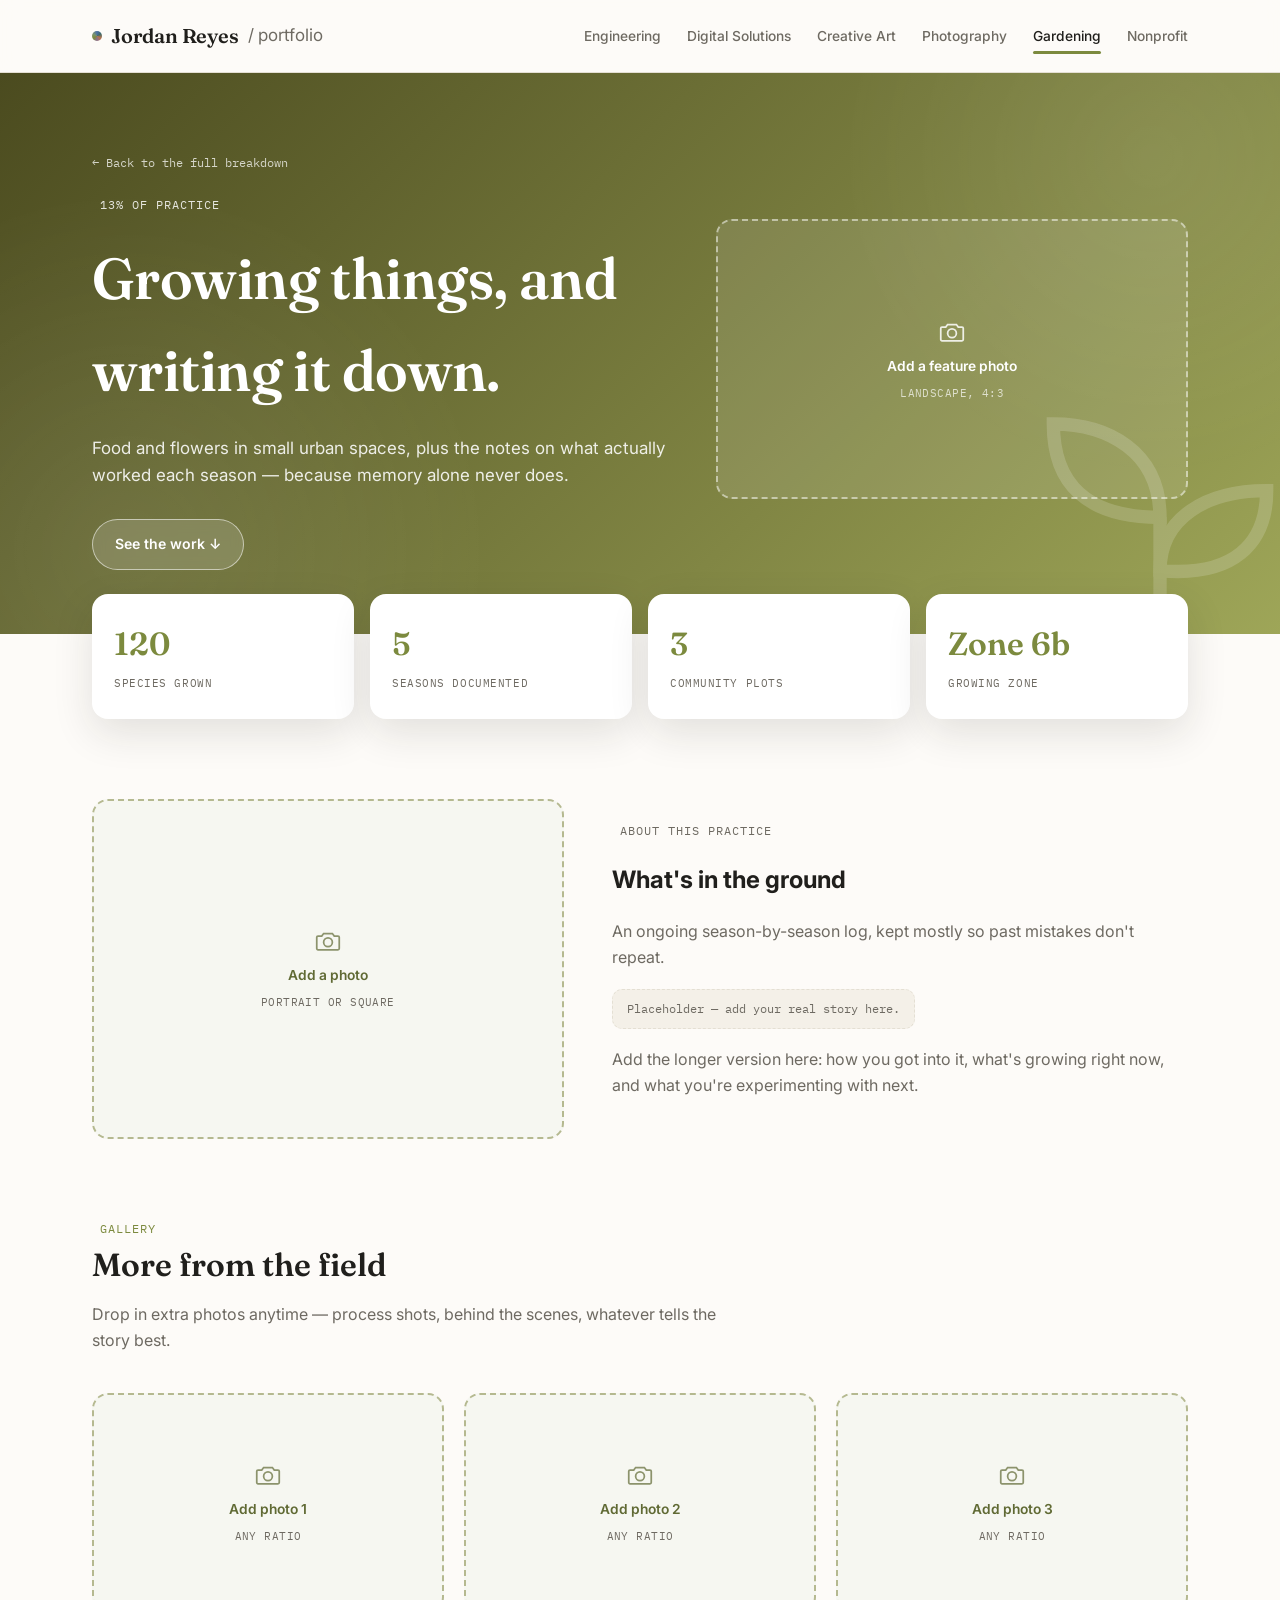
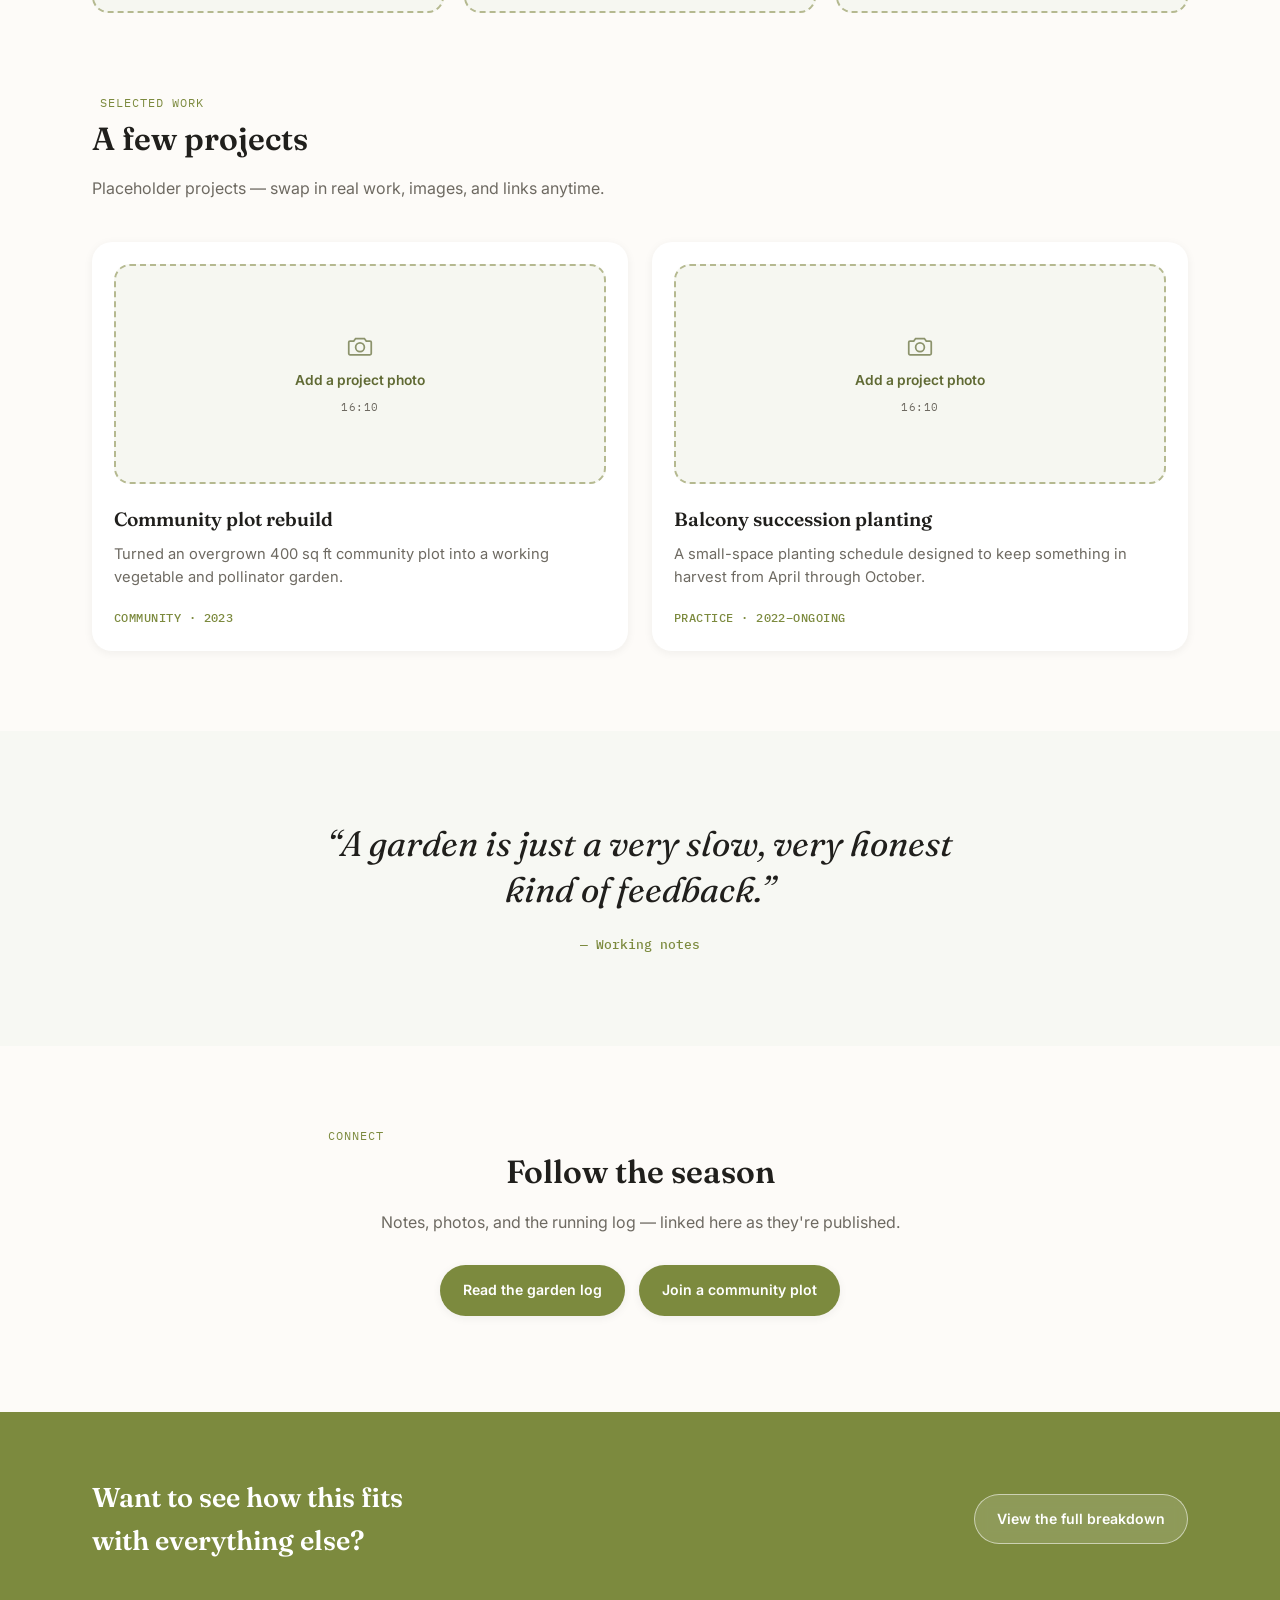
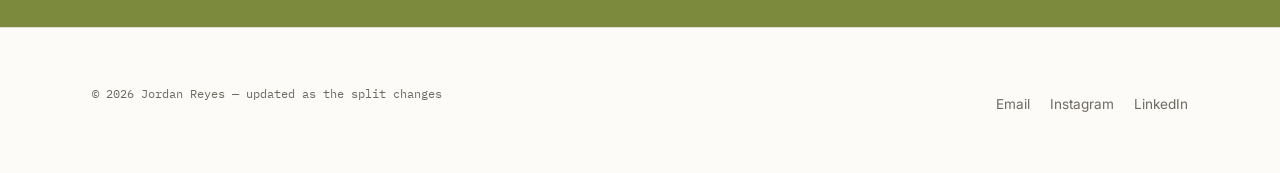
<file: gardening.html>
<!DOCTYPE html>
<html lang="en">
<head>
<meta charset="UTF-8">
<meta name="viewport" content="width=device-width, initial-scale=1.0">
<title>Gardening — Jordan Reyes</title>
<meta name="description" content="Food and flowers in small urban spaces, plus the notes on what actually worked each season — because memory alone never does.">
<link rel="stylesheet" href="styles.css">
</head>
<body style="--dot:#7C8A3E">

<nav class="site-nav">
  <div class="wrap">
    <a href="index.html" class="brand"><span class="brand-dot"></span>Jordan Reyes <span>/ portfolio</span></a>
    <button class="nav-toggle" aria-expanded="false">MENU</button>
    <ul class="nav-links">
      <li><a href="engineering.html">Engineering</a></li>
      <li><a href="digital-solutions.html">Digital Solutions</a></li>
      <li><a href="creative-art.html">Creative Art</a></li>
      <li><a href="photography.html">Photography</a></li>
      <li><a href="gardening.html" class="active">Gardening</a></li>
      <li><a href="nonprofit.html">Nonprofit</a></li>
    </ul>
  </div>
</nav>

<header class="cat-banner banner-gardening">
  <div class="banner-pattern"></div>
  <div class="watermark"><svg viewBox="0 0 24 24" fill="none" stroke="currentColor" stroke-width="1"><path d="M12 21V10"/><path d="M12 10C12 5 8 3 4 3c0 4.5 2.5 7 8 7Z"/><path d="M12 14c0-4 3.5-6 8-6 0 4-2.5 6.5-8 6Z"/></svg></div>
  <div class="wrap">
    <div>
      <a class="back" href="index.html">← Back to the full breakdown</a>
      <p class="eyebrow"><span class="dot"></span>13% of practice</p>
      <h1>Growing things, and writing it down.</h1>
      <p class="lede">Food and flowers in small urban spaces, plus the notes on what actually worked each season — because memory alone never does.</p>
      <div class="btn-row">
        <a class="btn btn-on-dark" href="#gallery">See the work ↓</a>
      </div>
    </div>
    <div class="photo-slot ">
          <svg viewBox="0 0 24 24" fill="none" stroke="currentColor" stroke-width="1.4"><path d="M4 8h3l1.5-2h7L17 8h3a1 1 0 0 1 1 1v9a1 1 0 0 1-1 1H4a1 1 0 0 1-1-1V9a1 1 0 0 1 1-1Z"/><circle cx="12" cy="13" r="3.5"/></svg>
          <span class="ps-label">Add a feature photo</span>
          <span class="ps-note">Landscape, 4:3</span>
        </div>
  </div>
</header>

<div class="wrap">
  <div class="stat-row">
    <div class="stat-cell"><span class="num">120</span><span class="lbl">Species grown</span></div>
    <div class="stat-cell"><span class="num">5</span><span class="lbl">Seasons documented</span></div>
    <div class="stat-cell"><span class="num">3</span><span class="lbl">Community plots</span></div>
    <div class="stat-cell"><span class="num">Zone 6b</span><span class="lbl">Growing zone</span></div>
  </div>
</div>

<section class="section">
  <div class="wrap">
    <div class="about-grid">
      <div class="photo-slot tall">
          <svg viewBox="0 0 24 24" fill="none" stroke="currentColor" stroke-width="1.4"><path d="M4 8h3l1.5-2h7L17 8h3a1 1 0 0 1 1 1v9a1 1 0 0 1-1 1H4a1 1 0 0 1-1-1V9a1 1 0 0 1 1-1Z"/><circle cx="12" cy="13" r="3.5"/></svg>
          <span class="ps-label">Add a photo</span>
          <span class="ps-note">Portrait or square</span>
        </div>
      <div>
        <p class="eyebrow"><span class="dot"></span>About this practice</p>
        <h2>What's in the ground</h2>
        <p>An ongoing season-by-season log, kept mostly so past mistakes don't repeat.</p>
        <p class="placeholder-note">Placeholder — add your real story here.</p>
        <p>Add the longer version here: how you got into it, what's growing right now, and what you're experimenting with next.</p>
      </div>
    </div>
  </div>
</section>

<section class="section" id="gallery" style="padding-top:0">
  <div class="wrap">
    <div class="section-head">
      <p class="eyebrow"><span class="dot"></span>Gallery</p>
      <h2>More from the field</h2>
      <p>Drop in extra photos anytime — process shots, behind the scenes, whatever tells the story best.</p>
    </div>
    <div class="gallery-grid">
      <div class="photo-slot ">
          <svg viewBox="0 0 24 24" fill="none" stroke="currentColor" stroke-width="1.4"><path d="M4 8h3l1.5-2h7L17 8h3a1 1 0 0 1 1 1v9a1 1 0 0 1-1 1H4a1 1 0 0 1-1-1V9a1 1 0 0 1 1-1Z"/><circle cx="12" cy="13" r="3.5"/></svg>
          <span class="ps-label">Add photo 1</span>
          <span class="ps-note">Any ratio</span>
        </div>
      <div class="photo-slot ">
          <svg viewBox="0 0 24 24" fill="none" stroke="currentColor" stroke-width="1.4"><path d="M4 8h3l1.5-2h7L17 8h3a1 1 0 0 1 1 1v9a1 1 0 0 1-1 1H4a1 1 0 0 1-1-1V9a1 1 0 0 1 1-1Z"/><circle cx="12" cy="13" r="3.5"/></svg>
          <span class="ps-label">Add photo 2</span>
          <span class="ps-note">Any ratio</span>
        </div>
      <div class="photo-slot ">
          <svg viewBox="0 0 24 24" fill="none" stroke="currentColor" stroke-width="1.4"><path d="M4 8h3l1.5-2h7L17 8h3a1 1 0 0 1 1 1v9a1 1 0 0 1-1 1H4a1 1 0 0 1-1-1V9a1 1 0 0 1 1-1Z"/><circle cx="12" cy="13" r="3.5"/></svg>
          <span class="ps-label">Add photo 3</span>
          <span class="ps-note">Any ratio</span>
        </div>
    </div>
  </div>
</section>

<section class="section" style="padding-top:0">
  <div class="wrap">
    <div class="section-head">
      <p class="eyebrow"><span class="dot"></span>Selected work</p>
      <h2>A few projects</h2>
      <p>Placeholder projects — swap in real work, images, and links anytime.</p>
    </div>
    <div class="project-grid">
      <div class="project">
        <div class="photo-slot ">
          <svg viewBox="0 0 24 24" fill="none" stroke="currentColor" stroke-width="1.4"><path d="M4 8h3l1.5-2h7L17 8h3a1 1 0 0 1 1 1v9a1 1 0 0 1-1 1H4a1 1 0 0 1-1-1V9a1 1 0 0 1 1-1Z"/><circle cx="12" cy="13" r="3.5"/></svg>
          <span class="ps-label">Add a project photo</span>
          <span class="ps-note">16:10</span>
        </div>
        <h3>Community plot rebuild</h3>
        <p>Turned an overgrown 400 sq ft community plot into a working vegetable and pollinator garden.</p>
        <span class="meta">Community · 2023</span>
      </div>
      <div class="project">
        <div class="photo-slot ">
          <svg viewBox="0 0 24 24" fill="none" stroke="currentColor" stroke-width="1.4"><path d="M4 8h3l1.5-2h7L17 8h3a1 1 0 0 1 1 1v9a1 1 0 0 1-1 1H4a1 1 0 0 1-1-1V9a1 1 0 0 1 1-1Z"/><circle cx="12" cy="13" r="3.5"/></svg>
          <span class="ps-label">Add a project photo</span>
          <span class="ps-note">16:10</span>
        </div>
        <h3>Balcony succession planting</h3>
        <p>A small-space planting schedule designed to keep something in harvest from April through October.</p>
        <span class="meta">Practice · 2022–ongoing</span>
      </div>
    </div>
  </div>
</section>

<section class="pull-quote">
  <div class="wrap">
    <blockquote>“A garden is just a very slow, very honest kind of feedback.”</blockquote>
    <cite>— Working notes</cite>
  </div>
</section>

<section class="connect-section">
  <div class="wrap">
    <div class="section-head">
      <p class="eyebrow"><span class="dot"></span>Connect</p>
      <h2>Follow the season</h2>
      <p>Notes, photos, and the running log — linked here as they're published.</p>
    </div>
    <div class="btn-row">
      <a class="btn btn-primary" href="#">Read the garden log</a>
      <a class="btn btn-primary" href="#">Join a community plot</a>
    </div>
  </div>
</section>

<section class="cta-band" style="background:#7C8A3E">
  <div class="wrap">
    <h3>Want to see how this fits with everything else?</h3>
    <a class="btn btn-on-dark" href="index.html">View the full breakdown</a>
  </div>
</section>

<footer class="site-footer">
  <div class="wrap">
    <p class="footer-meta">© 2026 Jordan Reyes — updated as the split changes</p>
    <ul class="footer-links">
      <li><a href="mailto:hello@example.com">Email</a></li>
      <li><a href="#">Instagram</a></li>
      <li><a href="#">LinkedIn</a></li>
    </ul>
  </div>
</footer>

<script src="script.js"></script>
</body>
</html>
</file>
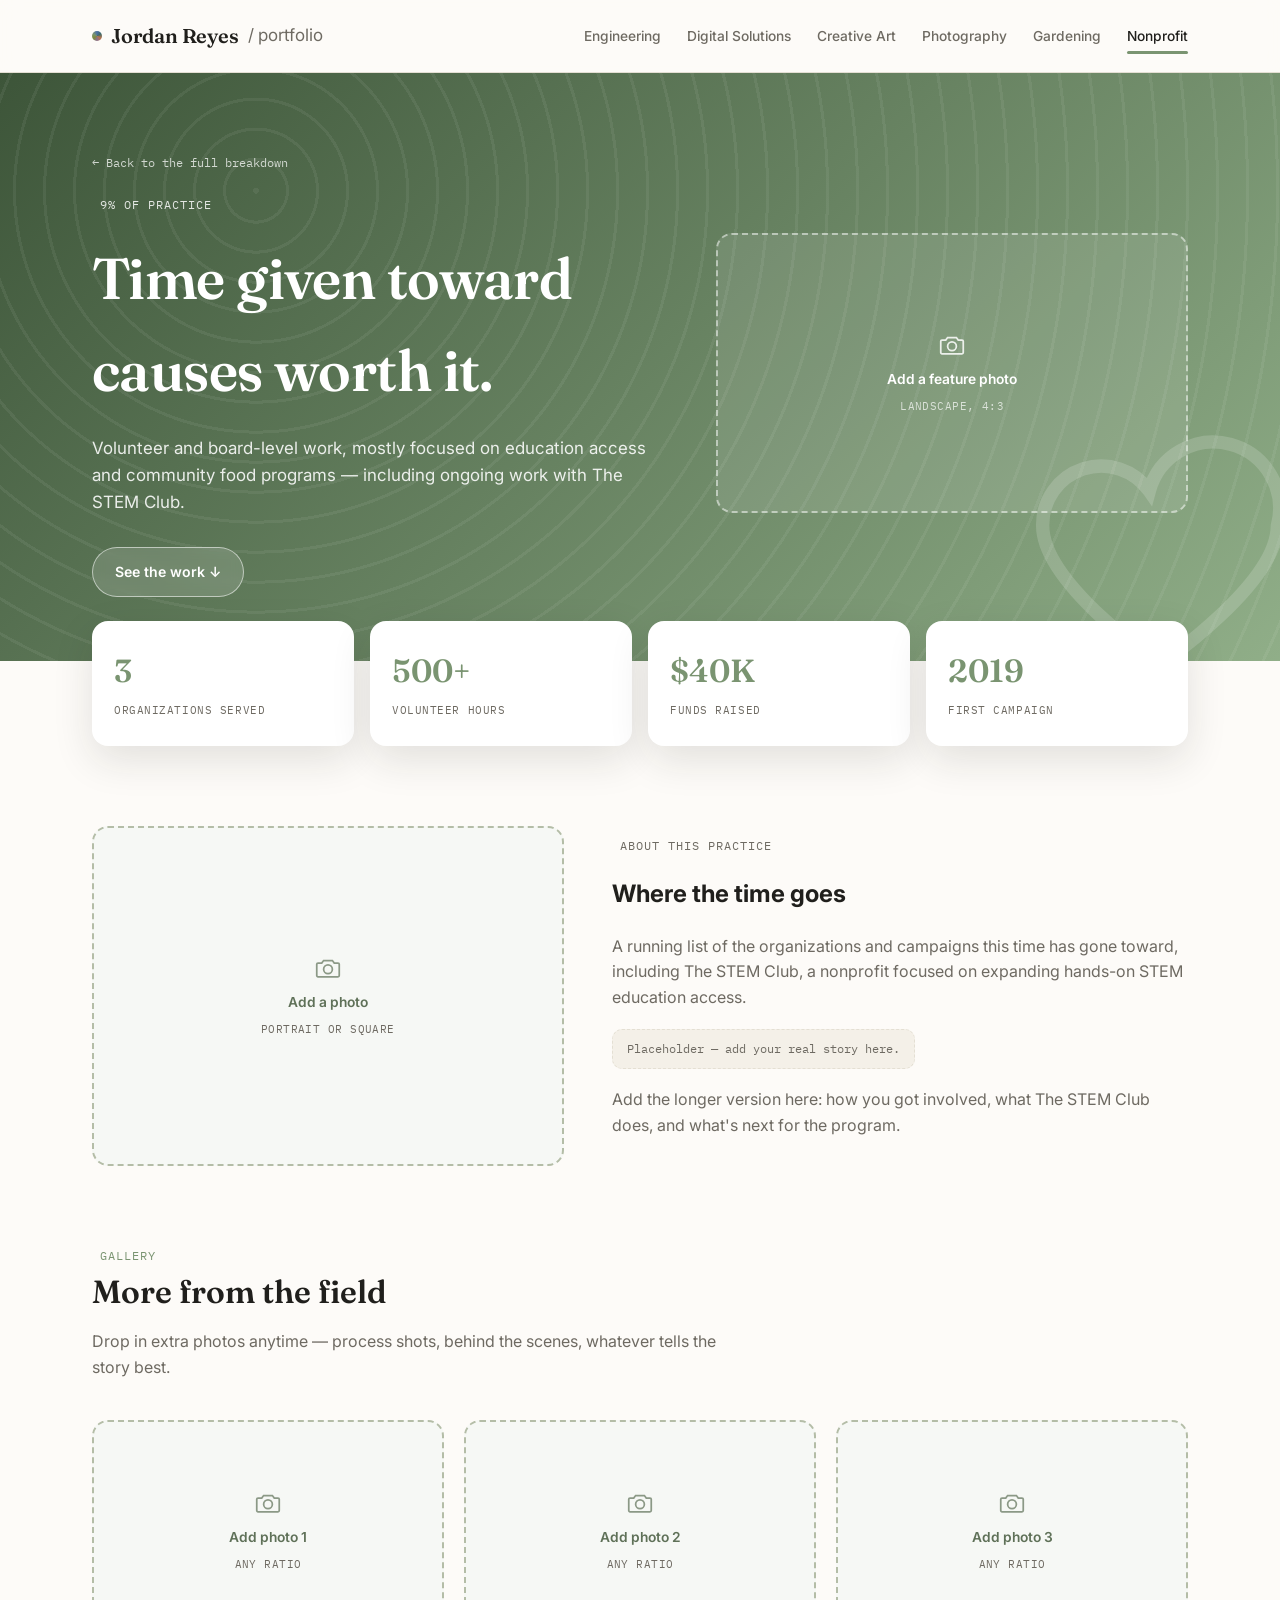
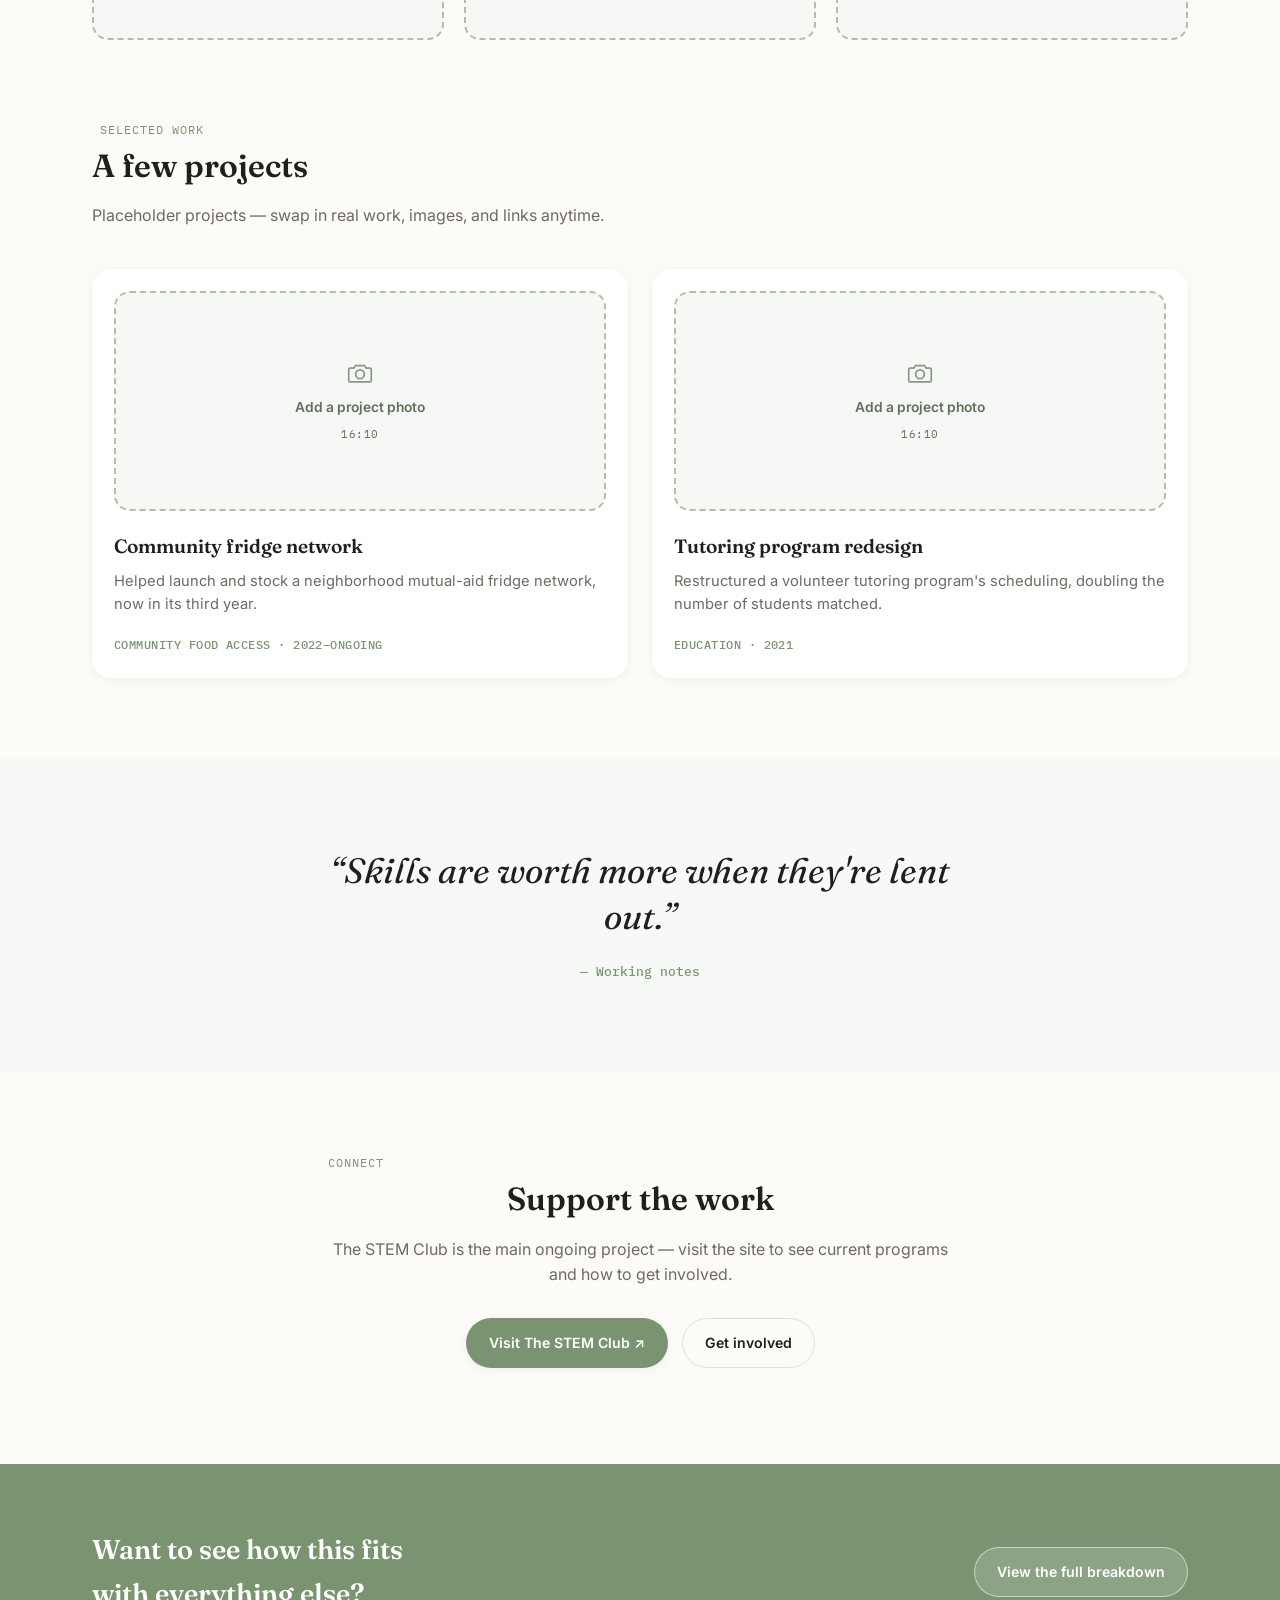
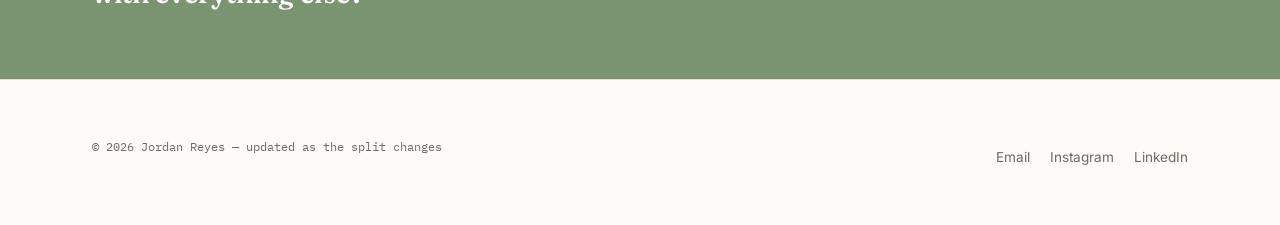
<file: nonprofit.html>
<!DOCTYPE html>
<html lang="en">
<head>
<meta charset="UTF-8">
<meta name="viewport" content="width=device-width, initial-scale=1.0">
<title>Nonprofit — Jordan Reyes</title>
<meta name="description" content="Volunteer and board-level work, mostly focused on education access and community food programs — including ongoing work with The STEM Club.">
<link rel="stylesheet" href="styles.css">
</head>
<body style="--dot:#7A9471">

<nav class="site-nav">
  <div class="wrap">
    <a href="index.html" class="brand"><span class="brand-dot"></span>Jordan Reyes <span>/ portfolio</span></a>
    <button class="nav-toggle" aria-expanded="false">MENU</button>
    <ul class="nav-links">
      <li><a href="engineering.html">Engineering</a></li>
      <li><a href="digital-solutions.html">Digital Solutions</a></li>
      <li><a href="creative-art.html">Creative Art</a></li>
      <li><a href="photography.html">Photography</a></li>
      <li><a href="gardening.html">Gardening</a></li>
      <li><a href="nonprofit.html" class="active">Nonprofit</a></li>
    </ul>
  </div>
</nav>

<header class="cat-banner banner-nonprofit">
  <div class="banner-pattern"></div>
  <div class="watermark"><svg viewBox="0 0 24 24" fill="none" stroke="currentColor" stroke-width="1"><path d="M20.8 8.6c0 4.4-8.8 10.4-8.8 10.4S3.2 13 3.2 8.6a4.4 4.4 0 0 1 8-2.6 4.4 4.4 0 0 1 9.6 2.6Z"/></svg></div>
  <div class="wrap">
    <div>
      <a class="back" href="index.html">← Back to the full breakdown</a>
      <p class="eyebrow"><span class="dot"></span>9% of practice</p>
      <h1>Time given toward causes worth it.</h1>
      <p class="lede">Volunteer and board-level work, mostly focused on education access and community food programs — including ongoing work with The STEM Club.</p>
      <div class="btn-row">
        <a class="btn btn-on-dark" href="#gallery">See the work ↓</a>
      </div>
    </div>
    <div class="photo-slot ">
          <svg viewBox="0 0 24 24" fill="none" stroke="currentColor" stroke-width="1.4"><path d="M4 8h3l1.5-2h7L17 8h3a1 1 0 0 1 1 1v9a1 1 0 0 1-1 1H4a1 1 0 0 1-1-1V9a1 1 0 0 1 1-1Z"/><circle cx="12" cy="13" r="3.5"/></svg>
          <span class="ps-label">Add a feature photo</span>
          <span class="ps-note">Landscape, 4:3</span>
        </div>
  </div>
</header>

<div class="wrap">
  <div class="stat-row">
    <div class="stat-cell"><span class="num">3</span><span class="lbl">Organizations served</span></div>
    <div class="stat-cell"><span class="num">500+</span><span class="lbl">Volunteer hours</span></div>
    <div class="stat-cell"><span class="num">$40K</span><span class="lbl">Funds raised</span></div>
    <div class="stat-cell"><span class="num">2019</span><span class="lbl">First campaign</span></div>
  </div>
</div>

<section class="section">
  <div class="wrap">
    <div class="about-grid">
      <div class="photo-slot tall">
          <svg viewBox="0 0 24 24" fill="none" stroke="currentColor" stroke-width="1.4"><path d="M4 8h3l1.5-2h7L17 8h3a1 1 0 0 1 1 1v9a1 1 0 0 1-1 1H4a1 1 0 0 1-1-1V9a1 1 0 0 1 1-1Z"/><circle cx="12" cy="13" r="3.5"/></svg>
          <span class="ps-label">Add a photo</span>
          <span class="ps-note">Portrait or square</span>
        </div>
      <div>
        <p class="eyebrow"><span class="dot"></span>About this practice</p>
        <h2>Where the time goes</h2>
        <p>A running list of the organizations and campaigns this time has gone toward, including The STEM Club, a nonprofit focused on expanding hands-on STEM education access.</p>
        <p class="placeholder-note">Placeholder — add your real story here.</p>
        <p>Add the longer version here: how you got involved, what The STEM Club does, and what's next for the program.</p>
      </div>
    </div>
  </div>
</section>

<section class="section" id="gallery" style="padding-top:0">
  <div class="wrap">
    <div class="section-head">
      <p class="eyebrow"><span class="dot"></span>Gallery</p>
      <h2>More from the field</h2>
      <p>Drop in extra photos anytime — process shots, behind the scenes, whatever tells the story best.</p>
    </div>
    <div class="gallery-grid">
      <div class="photo-slot ">
          <svg viewBox="0 0 24 24" fill="none" stroke="currentColor" stroke-width="1.4"><path d="M4 8h3l1.5-2h7L17 8h3a1 1 0 0 1 1 1v9a1 1 0 0 1-1 1H4a1 1 0 0 1-1-1V9a1 1 0 0 1 1-1Z"/><circle cx="12" cy="13" r="3.5"/></svg>
          <span class="ps-label">Add photo 1</span>
          <span class="ps-note">Any ratio</span>
        </div>
      <div class="photo-slot ">
          <svg viewBox="0 0 24 24" fill="none" stroke="currentColor" stroke-width="1.4"><path d="M4 8h3l1.5-2h7L17 8h3a1 1 0 0 1 1 1v9a1 1 0 0 1-1 1H4a1 1 0 0 1-1-1V9a1 1 0 0 1 1-1Z"/><circle cx="12" cy="13" r="3.5"/></svg>
          <span class="ps-label">Add photo 2</span>
          <span class="ps-note">Any ratio</span>
        </div>
      <div class="photo-slot ">
          <svg viewBox="0 0 24 24" fill="none" stroke="currentColor" stroke-width="1.4"><path d="M4 8h3l1.5-2h7L17 8h3a1 1 0 0 1 1 1v9a1 1 0 0 1-1 1H4a1 1 0 0 1-1-1V9a1 1 0 0 1 1-1Z"/><circle cx="12" cy="13" r="3.5"/></svg>
          <span class="ps-label">Add photo 3</span>
          <span class="ps-note">Any ratio</span>
        </div>
    </div>
  </div>
</section>

<section class="section" style="padding-top:0">
  <div class="wrap">
    <div class="section-head">
      <p class="eyebrow"><span class="dot"></span>Selected work</p>
      <h2>A few projects</h2>
      <p>Placeholder projects — swap in real work, images, and links anytime.</p>
    </div>
    <div class="project-grid">
      <div class="project">
        <div class="photo-slot ">
          <svg viewBox="0 0 24 24" fill="none" stroke="currentColor" stroke-width="1.4"><path d="M4 8h3l1.5-2h7L17 8h3a1 1 0 0 1 1 1v9a1 1 0 0 1-1 1H4a1 1 0 0 1-1-1V9a1 1 0 0 1 1-1Z"/><circle cx="12" cy="13" r="3.5"/></svg>
          <span class="ps-label">Add a project photo</span>
          <span class="ps-note">16:10</span>
        </div>
        <h3>Community fridge network</h3>
        <p>Helped launch and stock a neighborhood mutual-aid fridge network, now in its third year.</p>
        <span class="meta">Community food access · 2022–ongoing</span>
      </div>
      <div class="project">
        <div class="photo-slot ">
          <svg viewBox="0 0 24 24" fill="none" stroke="currentColor" stroke-width="1.4"><path d="M4 8h3l1.5-2h7L17 8h3a1 1 0 0 1 1 1v9a1 1 0 0 1-1 1H4a1 1 0 0 1-1-1V9a1 1 0 0 1 1-1Z"/><circle cx="12" cy="13" r="3.5"/></svg>
          <span class="ps-label">Add a project photo</span>
          <span class="ps-note">16:10</span>
        </div>
        <h3>Tutoring program redesign</h3>
        <p>Restructured a volunteer tutoring program's scheduling, doubling the number of students matched.</p>
        <span class="meta">Education · 2021</span>
      </div>
    </div>
  </div>
</section>

<section class="pull-quote">
  <div class="wrap">
    <blockquote>“Skills are worth more when they're lent out.”</blockquote>
    <cite>— Working notes</cite>
  </div>
</section>

<section class="connect-section">
  <div class="wrap">
    <div class="section-head">
      <p class="eyebrow"><span class="dot"></span>Connect</p>
      <h2>Support the work</h2>
      <p>The STEM Club is the main ongoing project — visit the site to see current programs and how to get involved.</p>
    </div>
    <div class="btn-row">
      <a class="btn btn-primary" href="https://www.thestemclub.net" target="_blank" rel="noopener">Visit The STEM Club ↗</a>
      <a class="btn btn-ghost" href="mailto:hello@example.com">Get involved</a>
    </div>
  </div>
</section>

<section class="cta-band" style="background:#7A9471">
  <div class="wrap">
    <h3>Want to see how this fits with everything else?</h3>
    <a class="btn btn-on-dark" href="index.html">View the full breakdown</a>
  </div>
</section>

<footer class="site-footer">
  <div class="wrap">
    <p class="footer-meta">© 2026 Jordan Reyes — updated as the split changes</p>
    <ul class="footer-links">
      <li><a href="mailto:hello@example.com">Email</a></li>
      <li><a href="#">Instagram</a></li>
      <li><a href="#">LinkedIn</a></li>
    </ul>
  </div>
</footer>

<script src="script.js"></script>
</body>
</html>
</file>
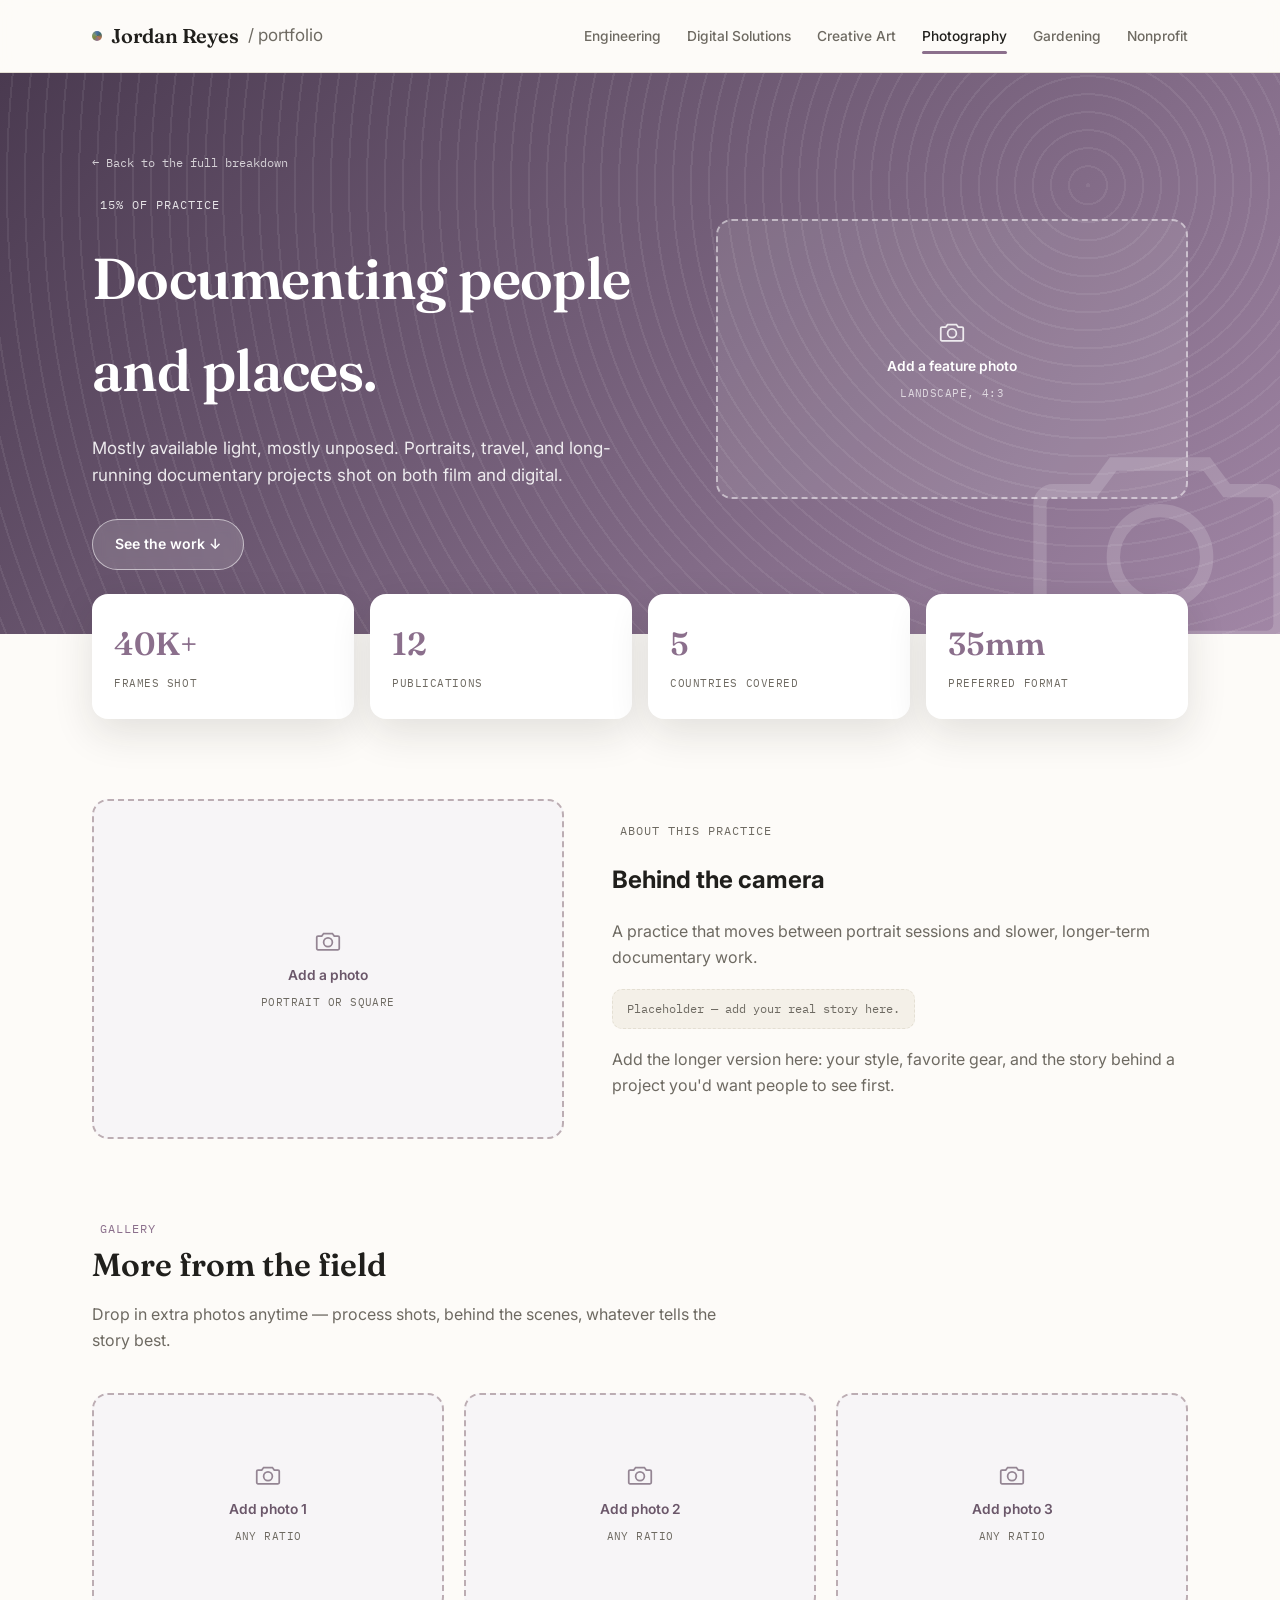
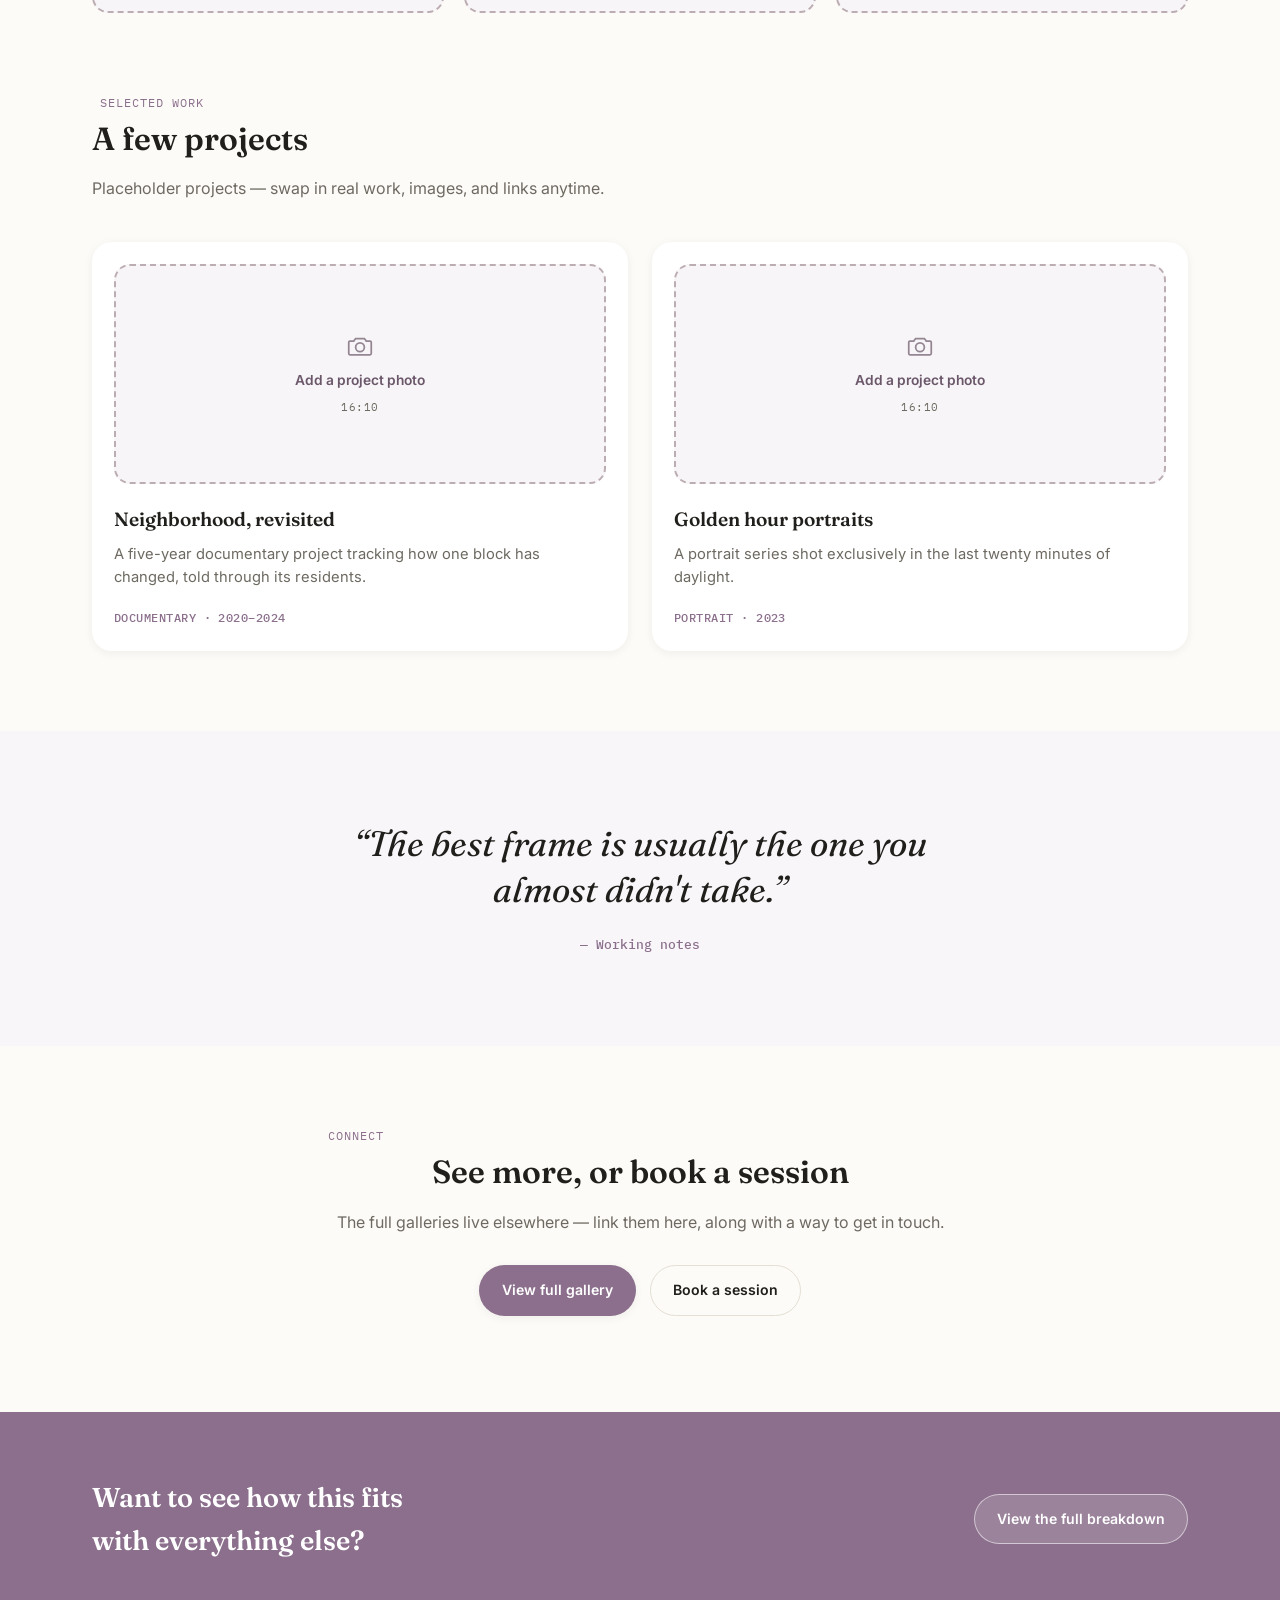
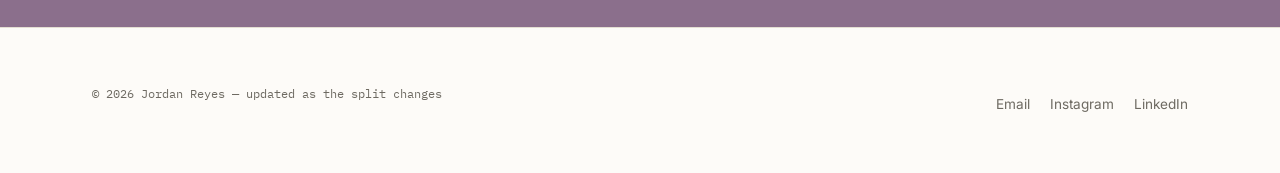
<file: photography.html>
<!DOCTYPE html>
<html lang="en">
<head>
<meta charset="UTF-8">
<meta name="viewport" content="width=device-width, initial-scale=1.0">
<title>Photography — Jordan Reyes</title>
<meta name="description" content="Mostly available light, mostly unposed. Portraits, travel, and long-running documentary projects shot on both film and digital.">
<link rel="stylesheet" href="styles.css">
</head>
<body style="--dot:#8B6F8C">

<nav class="site-nav">
  <div class="wrap">
    <a href="index.html" class="brand"><span class="brand-dot"></span>Jordan Reyes <span>/ portfolio</span></a>
    <button class="nav-toggle" aria-expanded="false">MENU</button>
    <ul class="nav-links">
      <li><a href="engineering.html">Engineering</a></li>
      <li><a href="digital-solutions.html">Digital Solutions</a></li>
      <li><a href="creative-art.html">Creative Art</a></li>
      <li><a href="photography.html" class="active">Photography</a></li>
      <li><a href="gardening.html">Gardening</a></li>
      <li><a href="nonprofit.html">Nonprofit</a></li>
    </ul>
  </div>
</nav>

<header class="cat-banner banner-photography">
  <div class="banner-pattern"></div>
  <div class="watermark"><svg viewBox="0 0 24 24" fill="none" stroke="currentColor" stroke-width="1"><path d="M4 8h3l1.5-2h7L17 8h3a1 1 0 0 1 1 1v9a1 1 0 0 1-1 1H4a1 1 0 0 1-1-1V9a1 1 0 0 1 1-1Z"/><circle cx="12" cy="13" r="3.5"/></svg></div>
  <div class="wrap">
    <div>
      <a class="back" href="index.html">← Back to the full breakdown</a>
      <p class="eyebrow"><span class="dot"></span>15% of practice</p>
      <h1>Documenting people and places.</h1>
      <p class="lede">Mostly available light, mostly unposed. Portraits, travel, and long-running documentary projects shot on both film and digital.</p>
      <div class="btn-row">
        <a class="btn btn-on-dark" href="#gallery">See the work ↓</a>
      </div>
    </div>
    <div class="photo-slot ">
          <svg viewBox="0 0 24 24" fill="none" stroke="currentColor" stroke-width="1.4"><path d="M4 8h3l1.5-2h7L17 8h3a1 1 0 0 1 1 1v9a1 1 0 0 1-1 1H4a1 1 0 0 1-1-1V9a1 1 0 0 1 1-1Z"/><circle cx="12" cy="13" r="3.5"/></svg>
          <span class="ps-label">Add a feature photo</span>
          <span class="ps-note">Landscape, 4:3</span>
        </div>
  </div>
</header>

<div class="wrap">
  <div class="stat-row">
    <div class="stat-cell"><span class="num">40K+</span><span class="lbl">Frames shot</span></div>
    <div class="stat-cell"><span class="num">12</span><span class="lbl">Publications</span></div>
    <div class="stat-cell"><span class="num">5</span><span class="lbl">Countries covered</span></div>
    <div class="stat-cell"><span class="num">35mm</span><span class="lbl">Preferred format</span></div>
  </div>
</div>

<section class="section">
  <div class="wrap">
    <div class="about-grid">
      <div class="photo-slot tall">
          <svg viewBox="0 0 24 24" fill="none" stroke="currentColor" stroke-width="1.4"><path d="M4 8h3l1.5-2h7L17 8h3a1 1 0 0 1 1 1v9a1 1 0 0 1-1 1H4a1 1 0 0 1-1-1V9a1 1 0 0 1 1-1Z"/><circle cx="12" cy="13" r="3.5"/></svg>
          <span class="ps-label">Add a photo</span>
          <span class="ps-note">Portrait or square</span>
        </div>
      <div>
        <p class="eyebrow"><span class="dot"></span>About this practice</p>
        <h2>Behind the camera</h2>
        <p>A practice that moves between portrait sessions and slower, longer-term documentary work.</p>
        <p class="placeholder-note">Placeholder — add your real story here.</p>
        <p>Add the longer version here: your style, favorite gear, and the story behind a project you'd want people to see first.</p>
      </div>
    </div>
  </div>
</section>

<section class="section" id="gallery" style="padding-top:0">
  <div class="wrap">
    <div class="section-head">
      <p class="eyebrow"><span class="dot"></span>Gallery</p>
      <h2>More from the field</h2>
      <p>Drop in extra photos anytime — process shots, behind the scenes, whatever tells the story best.</p>
    </div>
    <div class="gallery-grid">
      <div class="photo-slot ">
          <svg viewBox="0 0 24 24" fill="none" stroke="currentColor" stroke-width="1.4"><path d="M4 8h3l1.5-2h7L17 8h3a1 1 0 0 1 1 1v9a1 1 0 0 1-1 1H4a1 1 0 0 1-1-1V9a1 1 0 0 1 1-1Z"/><circle cx="12" cy="13" r="3.5"/></svg>
          <span class="ps-label">Add photo 1</span>
          <span class="ps-note">Any ratio</span>
        </div>
      <div class="photo-slot ">
          <svg viewBox="0 0 24 24" fill="none" stroke="currentColor" stroke-width="1.4"><path d="M4 8h3l1.5-2h7L17 8h3a1 1 0 0 1 1 1v9a1 1 0 0 1-1 1H4a1 1 0 0 1-1-1V9a1 1 0 0 1 1-1Z"/><circle cx="12" cy="13" r="3.5"/></svg>
          <span class="ps-label">Add photo 2</span>
          <span class="ps-note">Any ratio</span>
        </div>
      <div class="photo-slot ">
          <svg viewBox="0 0 24 24" fill="none" stroke="currentColor" stroke-width="1.4"><path d="M4 8h3l1.5-2h7L17 8h3a1 1 0 0 1 1 1v9a1 1 0 0 1-1 1H4a1 1 0 0 1-1-1V9a1 1 0 0 1 1-1Z"/><circle cx="12" cy="13" r="3.5"/></svg>
          <span class="ps-label">Add photo 3</span>
          <span class="ps-note">Any ratio</span>
        </div>
    </div>
  </div>
</section>

<section class="section" style="padding-top:0">
  <div class="wrap">
    <div class="section-head">
      <p class="eyebrow"><span class="dot"></span>Selected work</p>
      <h2>A few projects</h2>
      <p>Placeholder projects — swap in real work, images, and links anytime.</p>
    </div>
    <div class="project-grid">
      <div class="project">
        <div class="photo-slot ">
          <svg viewBox="0 0 24 24" fill="none" stroke="currentColor" stroke-width="1.4"><path d="M4 8h3l1.5-2h7L17 8h3a1 1 0 0 1 1 1v9a1 1 0 0 1-1 1H4a1 1 0 0 1-1-1V9a1 1 0 0 1 1-1Z"/><circle cx="12" cy="13" r="3.5"/></svg>
          <span class="ps-label">Add a project photo</span>
          <span class="ps-note">16:10</span>
        </div>
        <h3>Neighborhood, revisited</h3>
        <p>A five-year documentary project tracking how one block has changed, told through its residents.</p>
        <span class="meta">Documentary · 2020–2024</span>
      </div>
      <div class="project">
        <div class="photo-slot ">
          <svg viewBox="0 0 24 24" fill="none" stroke="currentColor" stroke-width="1.4"><path d="M4 8h3l1.5-2h7L17 8h3a1 1 0 0 1 1 1v9a1 1 0 0 1-1 1H4a1 1 0 0 1-1-1V9a1 1 0 0 1 1-1Z"/><circle cx="12" cy="13" r="3.5"/></svg>
          <span class="ps-label">Add a project photo</span>
          <span class="ps-note">16:10</span>
        </div>
        <h3>Golden hour portraits</h3>
        <p>A portrait series shot exclusively in the last twenty minutes of daylight.</p>
        <span class="meta">Portrait · 2023</span>
      </div>
    </div>
  </div>
</section>

<section class="pull-quote">
  <div class="wrap">
    <blockquote>“The best frame is usually the one you almost didn't take.”</blockquote>
    <cite>— Working notes</cite>
  </div>
</section>

<section class="connect-section">
  <div class="wrap">
    <div class="section-head">
      <p class="eyebrow"><span class="dot"></span>Connect</p>
      <h2>See more, or book a session</h2>
      <p>The full galleries live elsewhere — link them here, along with a way to get in touch.</p>
    </div>
    <div class="btn-row">
      <a class="btn btn-primary" href="#">View full gallery</a>
      <a class="btn btn-ghost" href="mailto:hello@example.com">Book a session</a>
    </div>
  </div>
</section>

<section class="cta-band" style="background:#8B6F8C">
  <div class="wrap">
    <h3>Want to see how this fits with everything else?</h3>
    <a class="btn btn-on-dark" href="index.html">View the full breakdown</a>
  </div>
</section>

<footer class="site-footer">
  <div class="wrap">
    <p class="footer-meta">© 2026 Jordan Reyes — updated as the split changes</p>
    <ul class="footer-links">
      <li><a href="mailto:hello@example.com">Email</a></li>
      <li><a href="#">Instagram</a></li>
      <li><a href="#">LinkedIn</a></li>
    </ul>
  </div>
</footer>

<script src="script.js"></script>
</body>
</html>
</file>
<file: styles.css>
@import url('https://fonts.googleapis.com/css2?family=Fraunces:ital,opsz,wght@0,9..144,300;0,9..144,400;0,9..144,500;0,9..144,600;0,9..144,700;1,9..144,400;1,9..144,500&family=Inter:wght@400;500;600;700&family=IBM+Plex+Mono:wght@400;500&display=swap');

:root{
  --paper:#FDFBF8;
  --paper-dim:#F4F0E8;
  --ink:#201F1C;
  --ink-soft:#6E6A62;
  --line:#E4DFD3;

  --c-engineering:#4A6FA5;
  --c-digital:#3E6B6B;
  --c-creative:#B8734A;
  --c-photography:#8B6F8C;
  --c-gardening:#7C8A3E;
  --c-nonprofit:#7A9471;

  --display: 'Fraunces', serif;
  --body: 'Inter', sans-serif;
  --mono: 'IBM Plex Mono', monospace;

  --maxw: 1160px;
  --radius: 16px;
  --radius-sm: 10px;
  --shadow-sm: 0 2px 10px rgba(32,31,28,0.06);
  --shadow-md: 0 14px 40px rgba(32,31,28,0.12);
  --dot: var(--ink);
}

*{box-sizing:border-box;}
html{scroll-behavior:smooth;}
body{
  margin:0;
  background:var(--paper);
  color:var(--ink);
  font-family:var(--body);
  font-size:16px;
  line-height:1.6;
  -webkit-font-smoothing:antialiased;
}

@media (prefers-reduced-motion: reduce){
  html{scroll-behavior:auto;}
  *{animation-duration:0.001ms !important; transition-duration:0.001ms !important;}
}

a{color:inherit;}
img{max-width:100%; display:block;}
:focus-visible{outline:2px solid var(--ink); outline-offset:3px;}

.wrap{max-width:var(--maxw); margin:0 auto; padding:0 32px;}

/* ---------- Nav ---------- */
.site-nav{
  position:sticky; top:0; z-index:50;
  background:rgba(253,251,248,0.88);
  backdrop-filter:blur(10px);
  border-bottom:1px solid var(--line);
}
.site-nav .wrap{
  display:flex; align-items:center; justify-content:space-between;
  height:72px;
}
.brand{
  font-family:var(--display);
  font-weight:600;
  font-size:1.25rem;
  text-decoration:none;
  letter-spacing:-0.01em;
  display:flex; align-items:center; gap:9px;
}
.brand .brand-dot{
  width:10px; height:10px; border-radius:50%;
  background:conic-gradient(from 0deg, var(--c-engineering), var(--c-digital), var(--c-creative), var(--c-photography), var(--c-gardening), var(--c-nonprofit), var(--c-engineering));
  flex-shrink:0;
}
.brand span{color:var(--ink-soft); font-weight:400; font-size:0.85em; font-family:var(--body);}
.nav-links{
  display:flex; gap:26px; list-style:none; margin:0; padding:0;
}
.nav-links a{
  text-decoration:none;
  font-size:0.86rem;
  font-weight:500;
  color:var(--ink-soft);
  position:relative;
  padding-bottom:4px;
  transition:color 0.2s ease;
}
.nav-links a:hover, .nav-links a.active{color:var(--ink);}
.nav-links a.active::after{
  content:'';
  position:absolute; left:0; right:0; bottom:-6px; height:3px; border-radius:3px;
  background:var(--dot);
}
.nav-toggle{display:none;}

@media (max-width:900px){
  .nav-links{
    position:fixed; inset:72px 0 0 0; background:var(--paper);
    flex-direction:column; padding:24px 32px; gap:22px;
    transform:translateY(-8px); opacity:0; pointer-events:none;
    transition:opacity 0.2s ease, transform 0.2s ease;
  }
  .nav-links.open{opacity:1; pointer-events:auto; transform:translateY(0);}
  .nav-links a{font-size:1.15rem;}
  .nav-toggle{
    display:block; background:none; border:none; cursor:pointer;
    font-family:var(--mono); font-size:0.8rem; letter-spacing:0.05em;
  }
}

/* ---------- Buttons ---------- */
.btn{
  display:inline-flex; align-items:center; gap:8px;
  text-decoration:none; font-family:var(--body); font-weight:600; font-size:0.88rem;
  padding:13px 22px; border-radius:100px; border:1.5px solid transparent;
  transition:transform 0.18s ease, box-shadow 0.18s ease, background 0.18s ease, color 0.18s ease;
  cursor:pointer;
}
.btn svg{width:15px; height:15px; flex-shrink:0;}
.btn:hover{transform:translateY(-2px);}
.btn-primary{
  background:var(--dot); color:#fff; box-shadow:var(--shadow-sm);
}
.btn-primary:hover{box-shadow:var(--shadow-md);}
.btn-ghost{
  background:transparent; color:var(--ink); border-color:var(--line);
}
.btn-ghost:hover{border-color:var(--ink);}
.btn-on-dark{
  background:rgba(255,255,255,0.14); color:#fff; border-color:rgba(255,255,255,0.55);
  backdrop-filter:blur(6px);
}
.btn-on-dark:hover{background:#fff; color:var(--ink);}
.btn-row{display:flex; flex-wrap:wrap; gap:14px;}

/* ---------- Footer ---------- */
.site-footer{
  border-top:1px solid var(--line);
  padding:44px 0 56px;
  margin-top:0;
}
.site-footer .wrap{
  display:flex; justify-content:space-between; align-items:flex-end; flex-wrap:wrap; gap:16px;
}
.footer-meta{font-family:var(--mono); font-size:0.78rem; color:var(--ink-soft);}
.footer-links{display:flex; gap:20px; list-style:none; margin:0; padding:0;}
.footer-links a{text-decoration:none; font-size:0.85rem; color:var(--ink-soft);}
.footer-links a:hover{color:var(--ink);}

/* ---------- Photo slot (editable placeholder) ---------- */
.photo-slot{
  position:relative;
  border:2px dashed color-mix(in srgb, var(--dot) 45%, var(--line));
  border-radius:var(--radius);
  background:color-mix(in srgb, var(--dot) 7%, white);
  display:flex; flex-direction:column; align-items:center; justify-content:center;
  gap:8px; text-align:center; padding:20px;
  color:color-mix(in srgb, var(--dot) 70%, var(--ink));
  min-height:220px;
  overflow:hidden;
}
.photo-slot svg{width:30px; height:30px; opacity:0.7;}
.photo-slot .ps-label{font-family:var(--body); font-weight:600; font-size:0.86rem;}
.photo-slot .ps-note{font-family:var(--mono); font-size:0.68rem; color:var(--ink-soft); text-transform:uppercase; letter-spacing:0.04em;}
.photo-slot.round{border-radius:50%;}
.photo-slot.tall{min-height:340px;}
.photo-slot.short{min-height:150px;}

/* ---------- Home hero ---------- */
.hero{
  position:relative;
  padding:96px 0 56px;
  overflow:hidden;
}
.blob-field{position:absolute; inset:0; z-index:0; overflow:hidden; pointer-events:none;}
.blob{position:absolute; border-radius:50%; filter:blur(60px); opacity:0.35;}
.blob-1{width:340px; height:340px; background:var(--c-engineering); top:-120px; left:-80px;}
.blob-2{width:300px; height:300px; background:var(--c-creative); top:-60px; right:-60px;}
.blob-3{width:260px; height:260px; background:var(--c-gardening); bottom:-140px; left:30%;}
.blob-4{width:220px; height:220px; background:var(--c-photography); bottom:-100px; right:10%;}

.hero .wrap{position:relative; z-index:1;}
.eyebrow{
  font-family:var(--mono); font-size:0.78rem; letter-spacing:0.08em;
  text-transform:uppercase; color:var(--ink-soft); margin:0 0 18px;
  display:flex; align-items:center; gap:8px;
}
.hero h1{
  font-family:var(--display);
  font-weight:400;
  font-size:clamp(2.3rem, 4.6vw, 3.8rem);
  line-height:1.08;
  letter-spacing:-0.01em;
  margin:0 0 22px;
  max-width:15ch;
}
.hero h1 em{font-style:italic; font-weight:500;}
.hero-lede{
  max-width:54ch; color:var(--ink-soft); font-size:1.08rem; margin:0 0 8px;
}

/* ---------- Chart card ---------- */
.chart-section{padding:16px 0 90px;}
.chart-card{
  position:relative;
  background:#fff;
  border-radius:24px;
  box-shadow:var(--shadow-md);
  padding:52px 48px;
  overflow:hidden;
}
.chart-card::before{
  content:'';
  position:absolute; top:0; left:0; right:0; height:6px;
  background:linear-gradient(90deg, var(--c-engineering), var(--c-digital), var(--c-creative), var(--c-photography), var(--c-gardening), var(--c-nonprofit));
}
@media (max-width:700px){.chart-card{padding:36px 24px;}}

.chart-grid{
  display:grid;
  grid-template-columns: minmax(280px, 400px) 1fr;
  gap:56px;
  align-items:flex-start;
}
@media (max-width:860px){
  .chart-grid{grid-template-columns:1fr; gap:32px;}
}

.chart-holder{
  position:relative;
  display:flex; align-items:center; justify-content:center;
}
.chart-holder svg{width:100%; height:auto; max-width:400px;}

.pie-slice{
  cursor:pointer;
  transition:transform 0.35s cubic-bezier(.22,1,.36,1), filter 0.2s ease, opacity 0.2s ease;
  transform-box:fill-box;
}
.pie-slice:hover{filter:brightness(1.08);}
.pie-slice.dimmed{opacity:0.32;}
.pie-slice:focus-visible{outline:2px solid var(--ink); outline-offset:2px;}

.chart-center{
  font-family:var(--mono);
  pointer-events:none;
}
.chart-center .pct{font-family:var(--display); font-size:2.5rem; fill:var(--ink); font-weight:600;}
.chart-center .lbl{font-size:0.7rem; letter-spacing:0.06em; fill:var(--ink-soft); text-transform:uppercase;}

.legend{
  display:flex; flex-wrap:wrap; gap:8px 16px; margin-top:26px;
  justify-content:center;
}
.legend button{
  display:flex; align-items:center; gap:8px;
  background:var(--paper-dim); border:1px solid transparent; border-radius:100px; cursor:pointer;
  padding:7px 14px 7px 8px;
  font-family:var(--mono); font-size:0.74rem; color:var(--ink-soft);
  letter-spacing:0.01em; transition:all 0.2s ease;
}
.legend button:hover{border-color:var(--line);}
.legend button.active{color:var(--ink); background:#fff; box-shadow:var(--shadow-sm);}
.legend .dot{width:9px; height:9px; border-radius:50%; flex-shrink:0;}

.detail-panel{
  padding-left:44px;
  border-left:1px solid var(--line);
  min-height:380px;
}
@media (max-width:860px){
  .detail-panel{border-left:none; padding-left:0; border-top:1px solid var(--line); padding-top:32px;}
}
.detail-eyebrow{
  font-family:var(--mono); font-size:0.76rem; letter-spacing:0.06em;
  color:var(--dot); text-transform:uppercase; margin:0 0 14px;
  display:flex; align-items:center; gap:8px; font-weight:500;
}
.detail-eyebrow .dot{width:8px; height:8px; border-radius:50%; background:var(--dot);}
.detail-panel h2{
  font-family:var(--display); font-weight:600; font-size:2.1rem; margin:0 0 4px;
  letter-spacing:-0.01em;
}
.detail-percent{
  font-family:var(--mono); color:var(--ink-soft); font-size:0.85rem; margin:0 0 20px;
}
.detail-copy{max-width:58ch; color:var(--ink-soft); margin:0 0 22px;}
.detail-facts{
  list-style:none; margin:0 0 26px; padding:0;
  display:grid; grid-template-columns:1fr 1fr; gap:16px 24px;
}
.detail-facts li{
  background:color-mix(in srgb, var(--dot) 6%, white);
  border-radius:12px; padding:14px 16px;
}
.detail-facts .fact-num{font-family:var(--display); font-size:1.35rem; display:block; font-weight:600; color:var(--dot);}
.detail-facts .fact-lbl{font-family:var(--mono); font-size:0.7rem; color:var(--ink-soft); text-transform:uppercase; letter-spacing:0.04em;}
.detail-cta{
  display:inline-flex; align-items:center; gap:8px;
  text-decoration:none; font-family:var(--body); font-weight:600; font-size:0.88rem;
  color:#fff; background:var(--dot); padding:13px 22px; border-radius:100px;
  box-shadow:var(--shadow-sm); transition:transform 0.18s ease, box-shadow 0.18s ease;
}
.detail-cta:hover{transform:translateY(-2px); box-shadow:var(--shadow-md);}
.detail-cta svg{width:14px; height:14px;}

/* ---------- Bio section (home) ---------- */
.bio-section{padding:0 0 96px;}
.bio-card{
  background:color-mix(in srgb, var(--ink) 4%, white);
  border-radius:24px;
  padding:52px;
  display:grid;
  grid-template-columns:220px 1fr;
  gap:44px;
  align-items:center;
}
@media (max-width:760px){
  .bio-card{grid-template-columns:1fr; padding:36px 26px; text-align:center;}
  .bio-card .photo-slot{margin:0 auto;}
}
.bio-card .photo-slot{width:220px; height:220px; min-height:0;}
.bio-copy .eyebrow{margin-bottom:12px;}
.bio-copy h2{font-family:var(--display); font-weight:600; font-size:1.9rem; margin:0 0 14px;}
.bio-copy p{color:var(--ink-soft); max-width:62ch; margin:0 0 22px;}

/* ---------- Practice strip (home) ---------- */
.strip{padding:0 0 110px;}
.strip-head{display:flex; justify-content:space-between; align-items:flex-end; margin-bottom:32px; gap:16px; flex-wrap:wrap;}
.strip-head h3{font-family:var(--display); font-weight:600; font-size:1.6rem; margin:0;}
.strip-head p{margin:0; color:var(--ink-soft); font-size:0.9rem; max-width:40ch;}
.card-row{
  display:grid; grid-template-columns:repeat(3, 1fr); gap:20px;
}
@media (max-width:860px){.card-row{grid-template-columns:1fr 1fr;}}
@media (max-width:560px){.card-row{grid-template-columns:1fr;}}
.p-card{
  background:color-mix(in srgb, var(--dot) 9%, white);
  border-radius:20px; padding:30px 26px; text-decoration:none; color:var(--ink);
  display:flex; flex-direction:column; gap:38px; min-height:190px;
  transition:transform 0.22s ease, box-shadow 0.22s ease;
  border:1px solid color-mix(in srgb, var(--dot) 16%, white);
}
.p-card:hover{transform:translateY(-4px); box-shadow:var(--shadow-md);}
.p-card .tag{
  display:flex; align-items:center; justify-content:space-between;
}
.p-card .icon{
  width:38px; height:38px; border-radius:10px; background:var(--dot); color:#fff;
  display:flex; align-items:center; justify-content:center; padding:8px;
}
.p-card .icon svg{width:100%; height:100%;}
.p-card .pct{font-family:var(--mono); font-size:0.78rem; color:var(--dot); font-weight:500;}
.p-card h4{font-family:var(--display); font-weight:600; font-size:1.3rem; margin:0;}
.p-card .arrow{margin-top:auto; font-size:1.1rem; color:var(--dot);}

/* ================= Category pages ================= */

.cat-banner{
  position:relative;
  overflow:hidden;
  padding:76px 0 64px;
  color:#fff;
}
.cat-banner .wrap{
  position:relative; z-index:2;
  display:grid; grid-template-columns:1.1fr 0.9fr; gap:48px; align-items:center;
}
@media (max-width:860px){
  .cat-banner .wrap{grid-template-columns:1fr;}
}
.cat-banner .eyebrow{color:rgba(255,255,255,0.85);}
.cat-banner .eyebrow .dot{background:#fff;}
.cat-banner h1{
  font-family:var(--display); font-weight:600;
  font-size:clamp(2.3rem, 4.6vw, 3.6rem); margin:0 0 18px; letter-spacing:-0.01em;
}
.cat-banner .lede{max-width:56ch; color:rgba(255,255,255,0.88); font-size:1.06rem; margin:0 0 30px;}
.cat-banner .back{
  display:inline-flex; align-items:center; gap:6px; margin-bottom:22px;
  text-decoration:none; font-family:var(--mono); font-size:0.78rem; color:rgba(255,255,255,0.75);
}
.cat-banner .back:hover{color:#fff;}
.cat-banner .photo-slot{
  background:rgba(255,255,255,0.1); border-color:rgba(255,255,255,0.5); color:#fff;
  min-height:280px;
}
.cat-banner .photo-slot svg{opacity:0.85;}
.cat-banner .photo-slot .ps-note{color:rgba(255,255,255,0.7);}

.banner-pattern{position:absolute; inset:0; z-index:1; opacity:0.5;}

/* Themed gradients + watermarks */
.banner-engineering{background:linear-gradient(135deg,#28436B,#6C8FC7 130%);}
.banner-digital-solutions{background:linear-gradient(135deg,#173232,#4E8585 130%);}
.banner-creative-art{background:linear-gradient(135deg,#7A431F,#DDA972 130%);}
.banner-photography{background:linear-gradient(135deg,#4A3A50,#BB9DBF 130%);}
.banner-gardening{background:linear-gradient(135deg,#4B4B1F,#B7C169 130%);}
.banner-nonprofit{background:linear-gradient(135deg,#3D5539,#A9C9A0 130%);}

.banner-engineering .banner-pattern{
  background-image:
    repeating-linear-gradient(0deg, rgba(255,255,255,0.09) 0 1px, transparent 1px 42px),
    repeating-linear-gradient(90deg, rgba(255,255,255,0.09) 0 1px, transparent 1px 42px);
}
.banner-digital-solutions .banner-pattern{
  background-image: radial-gradient(rgba(255,255,255,0.18) 1.4px, transparent 1.4px);
  background-size:26px 26px;
}
.banner-creative-art .banner-pattern{
  background-image:
    radial-gradient(circle at 15% 30%, rgba(255,255,255,0.20) 0, transparent 32%),
    radial-gradient(circle at 80% 20%, rgba(255,255,255,0.14) 0, transparent 28%),
    radial-gradient(circle at 60% 80%, rgba(255,255,255,0.16) 0, transparent 34%);
}
.banner-photography .banner-pattern{
  background-image: repeating-radial-gradient(circle at 85% 20%, rgba(255,255,255,0.14) 0 2px, transparent 2px 18px);
}
.banner-gardening .banner-pattern{
  background-image:
    radial-gradient(circle at 10% 85%, rgba(255,255,255,0.16) 0, transparent 30%),
    radial-gradient(circle at 90% 15%, rgba(255,255,255,0.14) 0, transparent 26%);
}
.banner-nonprofit .banner-pattern{
  background-image: repeating-radial-gradient(circle at 20% 20%, rgba(255,255,255,0.12) 0 3px, transparent 3px 30px);
}

.watermark{
  position:absolute; z-index:1; opacity:0.16; color:#fff; pointer-events:none;
  right:-40px; bottom:-70px; width:320px; height:320px;
}
.watermark svg{width:100%; height:100%;}
@media (max-width:700px){.watermark{width:220px; height:220px; right:-50px; bottom:-50px;}}

/* Stat row */
.stat-row{
  display:grid; grid-template-columns:repeat(4,1fr); gap:16px;
  margin-top:-40px; position:relative; z-index:3;
}
@media (max-width:700px){.stat-row{grid-template-columns:1fr 1fr;}}
.stat-cell{
  background:#fff; border-radius:16px; padding:24px 22px;
  box-shadow:var(--shadow-md);
}
.stat-cell .num{font-family:var(--display); font-size:2rem; display:block; color:var(--dot); font-weight:600;}
.stat-cell .lbl{font-family:var(--mono); font-size:0.7rem; text-transform:uppercase; letter-spacing:0.05em; color:var(--ink-soft);}

.section{padding:80px 0;}
.section-head{max-width:64ch; margin-bottom:40px;}
.section-head .eyebrow{color:var(--dot);}
.section-head .eyebrow .dot{background:var(--dot);}
.section-head h2{font-family:var(--display); font-weight:600; font-size:2rem; margin:0 0 12px;}
.section-head p{color:var(--ink-soft); margin:0;}

/* About-this-practice (with photo) */
.about-grid{
  display:grid; grid-template-columns:0.9fr 1.1fr; gap:48px; align-items:center;
}
@media (max-width:800px){.about-grid{grid-template-columns:1fr;}}
.about-grid p{color:var(--ink-soft); margin:0 0 18px;}
.placeholder-note{
  font-family:var(--mono); font-size:0.72rem; color:var(--ink-soft);
  background:var(--paper-dim); border:1px dashed var(--line);
  padding:10px 14px; border-radius:10px; display:inline-block; margin-bottom:24px;
}

/* Project / gallery grid */
.project-grid{
  display:grid; grid-template-columns:repeat(2, 1fr); gap:24px;
}
@media (max-width:700px){.project-grid{grid-template-columns:1fr;}}
.project{
  background:#fff; border-radius:20px; padding:22px;
  box-shadow:var(--shadow-sm); transition:box-shadow 0.2s ease, transform 0.2s ease;
}
.project:hover{box-shadow:var(--shadow-md); transform:translateY(-3px);}
.project .photo-slot{margin-bottom:20px;}
.project h3{font-family:var(--display); font-weight:600; font-size:1.2rem; margin:0 0 8px;}
.project p{color:var(--ink-soft); font-size:0.92rem; margin:0 0 14px;}
.project .meta{font-family:var(--mono); font-size:0.72rem; color:var(--dot); text-transform:uppercase; letter-spacing:0.04em; font-weight:500;}

.gallery-grid{
  display:grid; grid-template-columns:repeat(3, 1fr); gap:20px;
}
@media (max-width:760px){.gallery-grid{grid-template-columns:1fr 1fr;}}
@media (max-width:520px){.gallery-grid{grid-template-columns:1fr;}}

/* Pull quote */
.pull-quote{
  padding:90px 0; text-align:center;
  background:color-mix(in srgb, var(--dot) 6%, white);
}
.pull-quote blockquote{
  font-family:var(--display); font-style:italic; font-weight:400;
  font-size:clamp(1.4rem, 3vw, 2.2rem); max-width:28ch; margin:0 auto 18px;
  line-height:1.3; color:var(--ink);
}
.pull-quote cite{font-family:var(--mono); font-size:0.8rem; color:var(--dot); font-style:normal; font-weight:500;}

/* Connect / links section */
.connect-section{padding:80px 0 96px; text-align:center;}
.connect-section .section-head{margin:0 auto 30px; text-align:center;}
.connect-section .btn-row{justify-content:center;}

/* CTA band */
.cta-band{
  color:#fff;
  padding:64px 0; margin-top:0;
}
.cta-band .wrap{display:flex; justify-content:space-between; align-items:center; flex-wrap:wrap; gap:20px;}
.cta-band h3{font-family:var(--display); font-weight:600; font-size:1.7rem; margin:0; max-width:20ch;}
</file>
